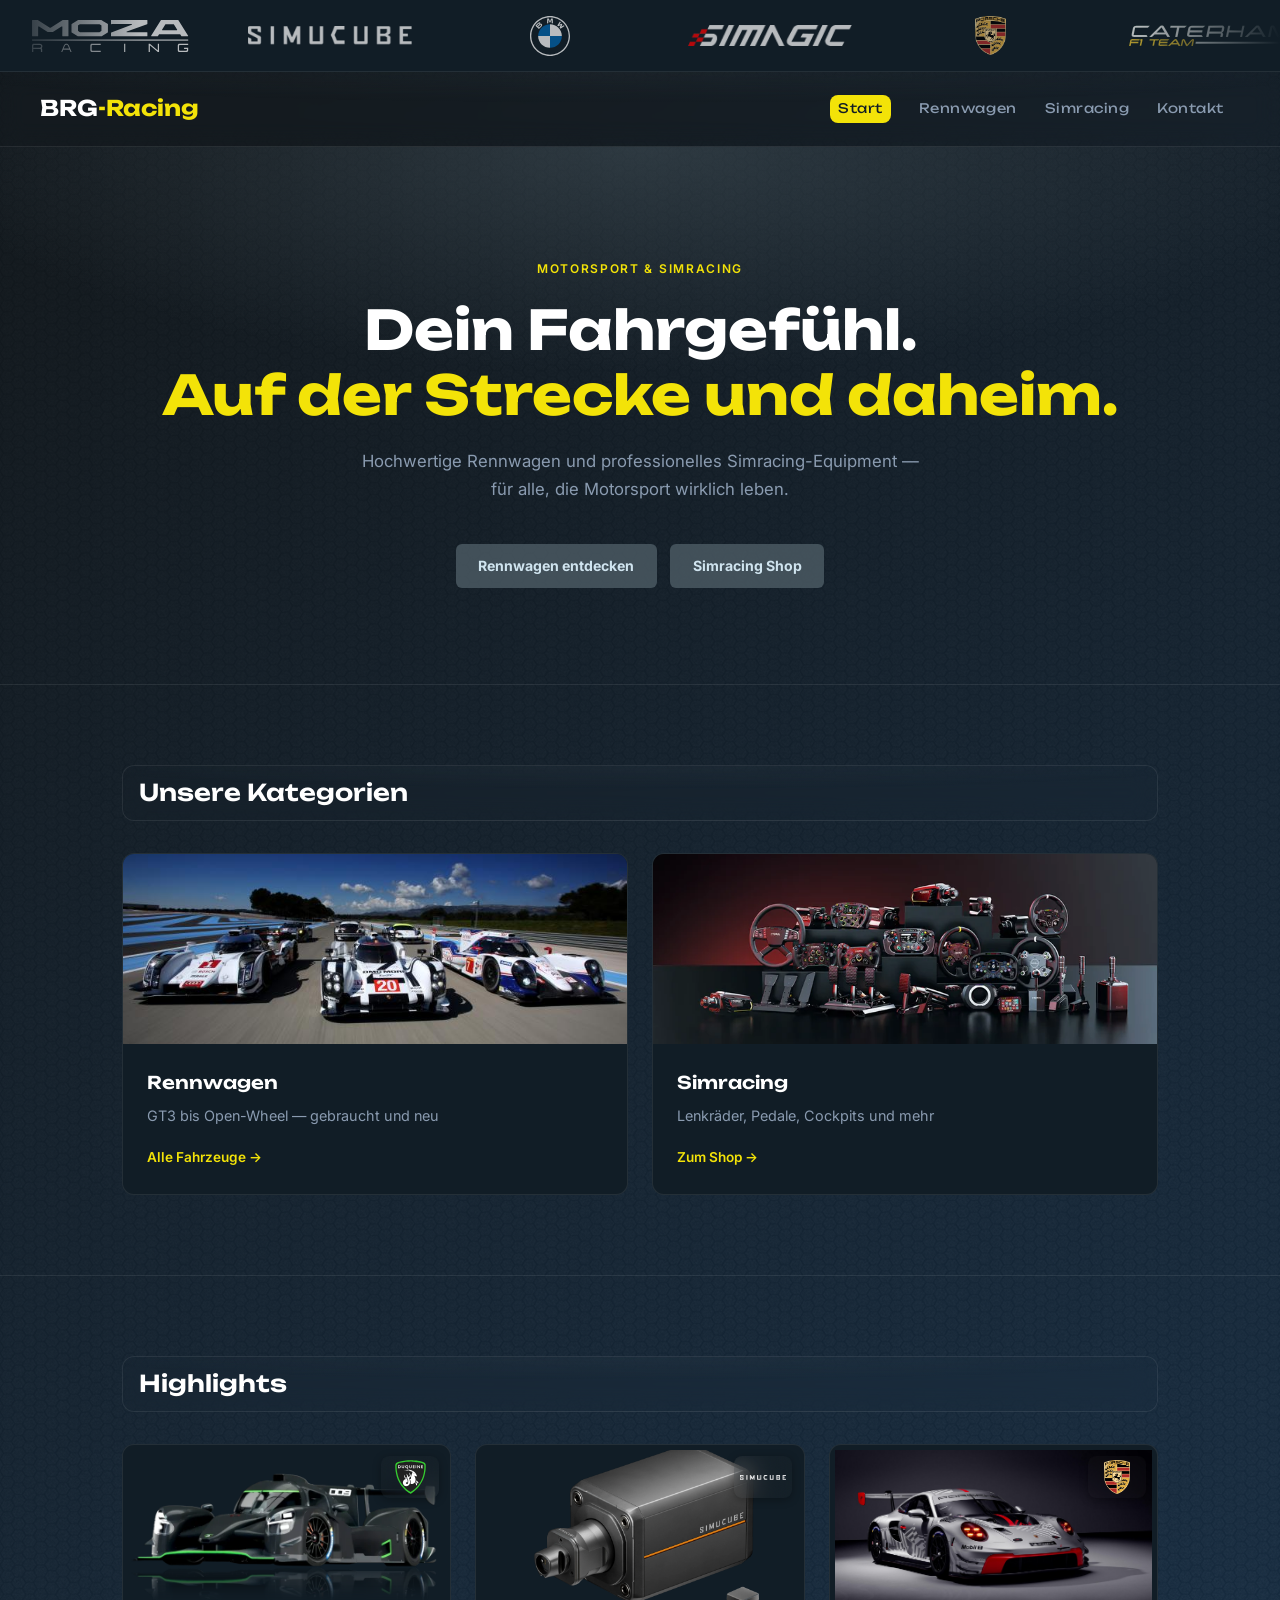
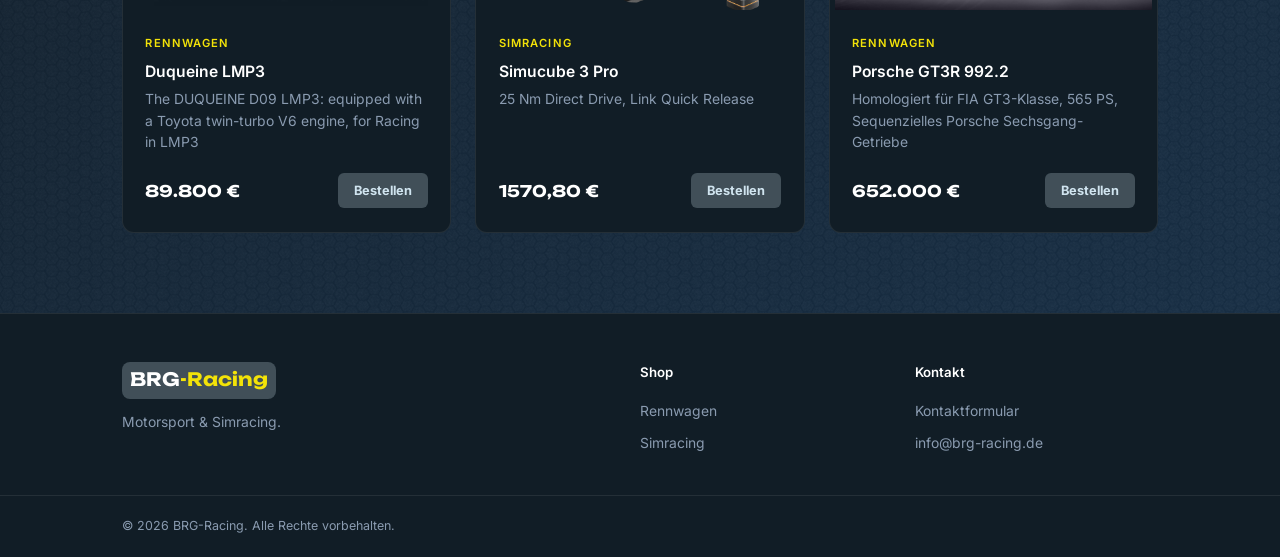
<file: eirikb/index.html>
<!doctype html>
<!-- Startseite: Hero, Kategorie-Übersicht und drei Produkt-Highlights -->
<html lang="de">

<head>
  <meta charset="UTF-8" />
  <meta name="viewport" content="width=device-width, initial-scale=1.0" />
  <title>BRG-Racing | Racecars & Simracing</title>
  <link rel="stylesheet" href="./styles/style-main.css" />
  <!-- Google Fonts: Inter (Text) & Unbounded (Überschriften) -->
  <link rel="preconnect" href="https://fonts.googleapis.com" />
  <link rel="preconnect" href="https://fonts.gstatic.com" crossorigin />
  <link
    href="https://fonts.googleapis.com/css2?family=Inter:ital,opsz,wght@0,14..32,100..900;1,14..32,100..900&family=Unbounded:wght@200..900&display=swap"
    rel="stylesheet" />
</head>

<body>
  <!-- ===== MARKEN-LAUFBAND: scrollt endlos per CSS-Animation (kein JavaScript).
       Rein dekorativ, daher für Screenreader ausgeblendet (aria-hidden). -->
  <div class="marken-band" aria-hidden="true">
    <div class="marken-spur">
      <!-- Logo-Satz 1 (14 Marken) -->
      <div class="marken-slide"><img src="./assets/Simracing/MOZA_Racing_White.svg" alt="" /></div>
      <div class="marken-slide"><img src="./assets/Simracing/Simucube-logo-1.png" alt="" /></div>
      <div class="marken-slide"><img src="./assets/racecars/BMW_White.svg" alt="" /></div>
      <div class="marken-slide"><img src="./assets/Simracing/Simmagic_Red_White_logo.avif" alt="" /></div>
      <div class="marken-slide"><img src="./assets/racecars/Porsche_Symbol_2.webp" alt="" /></div>
      <div class="marken-slide"><img src="./assets/racecars/Caterham_Logo.svg" alt="" /></div>
      <div class="marken-slide"><img src="./assets/racecars/duqueine-logo-28.svg" alt="" /></div>
      <div class="marken-slide"><img src="./assets/Simracing/Heusinkveld_White.webp" alt="" /></div>
      <div class="marken-slide"><img src="./assets/racecars/Renault_White.svg" alt="" /></div>
      <div class="marken-slide"><img src="./assets/Simracing/Ascher_Racing_White.png" alt="" /></div>
      <div class="marken-slide"><img src="./assets/Simracing/ATR_Logo.avif" alt="" /></div>
      <div class="marken-slide"><img src="./assets/racecars/TonyKart_Wordmark.svg" alt="" /></div>
      <div class="marken-slide"><img src="./assets/Simracing/Fanatec_Logo_White.png" alt="" /></div>
      <div class="marken-slide"><img src="./assets/racecars/Ligier_Automotive_White.svg" alt="" /></div>
      <!-- Logo-Satz 2: identische Kopie für die nahtlose Endlosschleife -->
      <div class="marken-slide"><img src="./assets/Simracing/MOZA_Racing_White.svg" alt="" /></div>
      <div class="marken-slide"><img src="./assets/Simracing/Simucube-logo-1.png" alt="" /></div>
      <div class="marken-slide"><img src="./assets/racecars/BMW_White.svg" alt="" /></div>
      <div class="marken-slide"><img src="./assets/Simracing/Simmagic_Red_White_logo.avif" alt="" /></div>
      <div class="marken-slide"><img src="./assets/racecars/Porsche_Symbol_2.webp" alt="" /></div>
      <div class="marken-slide"><img src="./assets/racecars/Caterham_Logo.svg" alt="" /></div>
      <div class="marken-slide"><img src="./assets/racecars/duqueine-logo-28.svg" alt="" /></div>
      <div class="marken-slide"><img src="./assets/Simracing/Heusinkveld_White.webp" alt="" /></div>
      <div class="marken-slide"><img src="./assets/racecars/Renault_White.svg" alt="" /></div>
      <div class="marken-slide"><img src="./assets/Simracing/Ascher_Racing_White.png" alt="" /></div>
      <div class="marken-slide"><img src="./assets/Simracing/ATR_Logo.avif" alt="" /></div>
      <div class="marken-slide"><img src="./assets/racecars/TonyKart_Wordmark.svg" alt="" /></div>
      <div class="marken-slide"><img src="./assets/Simracing/Fanatec_Logo_White.png" alt="" /></div>
      <div class="marken-slide"><img src="./assets/racecars/Ligier_Automotive_White.svg" alt="" /></div>
    </div>
  </div>

  <!-- ===== HEADER ===== -->
  <header>
    <a href="index.html" class="logo">BRG<span>-Racing</span></a>

    <!-- Checkbox steuert das mobile Menü (kein JavaScript) -->
    <input type="checkbox" id="nav-toggle" class="nav-toggle" />
    <label for="nav-toggle" class="hamburger" aria-label="Menü öffnen">
      <span></span>
      <span></span>
      <span></span>
    </label>

    <nav>
      <a href="index.html" class="aktiv">Start</a>
      <a href="./html/racecars.html">Rennwagen</a>
      <a href="./html/simracing.html">Simracing</a>
      <a href="./html/kontakt.html">Kontakt</a>
    </nav>
  </header>

  <!-- ===== HAUPTINHALT ===== -->
  <main>
    <!-- Hero-Bereich: Einstieg und Hauptaussage -->
    <section class="hero">
      <div class="wrapper">
        <p class="hero-label">Motorsport & Simracing</p>
        <h1>
          Dein Fahrgefühl.<br /><span>Auf der Strecke und daheim.</span>
        </h1>
        <p class="hero-text">
          Hochwertige Rennwagen und professionelles Simracing-Equipment — für
          alle, die Motorsport wirklich leben.
        </p>
        <div class="hero-ctas">
          <a href="./html/racecars.html" class="btn">Rennwagen entdecken</a>
          <a href="./html/simracing.html" class="btn btn-ghost">Simracing Shop</a>
        </div>
      </div>
    </section>

    <!-- Kategorie-Übersicht: 2-spaltiges Grid -->
    <section class="kategorien">
      <div class="wrapper">
        <h2>Unsere Kategorien</h2>
        <div class="kat-grid">
          <a href="./html/racecars.html" class="kat-karte">
            <div class="kat-bild rennwagen">
              <img src="../eirikb/assets/racecars/Castellet-Motorsport.jpg" alt="Rennwagen" class="kat-img" />
            </div>
            <div class="kat-info">
              <h3>Rennwagen</h3>
              <p>GT3 bis Open-Wheel — gebraucht und neu</p>
              <span class="pfeil">Alle Fahrzeuge &rarr;</span>
            </div>
          </a>

          <a href="./html/simracing.html" class="kat-karte">
            <div class="kat-bild simracing">
              <img src="../eirikb/assets/Simracing/MOZA_Racing_Racing_Series-Update.webp" alt="Simracing"
                class="kat-img" />
            </div>
            <div class="kat-info">
              <h3>Simracing</h3>
              <p>Lenkräder, Pedale, Cockpits und mehr</p>
              <span class="pfeil">Zum Shop &rarr;</span>
            </div>
          </a>
        </div>
      </div>
    </section>

    <!-- Produkt-Highlights: 3-spaltiges Grid -->
    <section class="highlights">
      <div class="wrapper">
        <h2>Highlights</h2>
        <div class="produkt-grid">
          <!-- Produkt 1 -->
          <article class="produkt-karte">
            <div class="produkt-bild">
              <img src="./assets/racecars/duqueine-lmp3.webp" alt="Duqueine D09 LMP3" class="produkt-img" />
              <div class="produkt-marke">
                <img src="./assets/racecars/duqueine-logo-28.svg" alt="Hersteller-Logo" />
              </div>
            </div>
            <div class="produkt-info">
              <span class="tag">Rennwagen</span>
              <h3>Duqueine LMP3</h3>
              <p>
                The DUQUEINE D09 LMP3: equipped with a Toyota twin-turbo V6
                engine, for Racing in LMP3
              </p>
              <div class="produkt-fuss">
                <strong class="preis">89.800 €</strong>
                <a href="mailto:info@brg-racing.de?subject=Bestellung:%20Duqueine%20D09%20LMP3&body=Guten%20Tag,%0D%0A%0D%0Aich%20m%C3%B6chte%20folgendes%20Produkt%20bestellen:%0D%0A-%20Duqueine%20D09%20LMP3%20(89.800%20%E2%82%AC)%0D%0A%0D%0AName:%0D%0AAdresse:%0D%0ATelefon:%0D%0A"
                  class="btn btn-sm">Bestellen</a>
              </div>
            </div>
          </article>

          <!-- Produkt 2 -->
          <article class="produkt-karte">
            <div class="produkt-bild">
              <img src="./assets/Simracing/SC3PRO-LINK-1.webp" alt="Simucube 3 Pro Wheelbase" class="produkt-img" />
              <div class="produkt-marke">
                <img src="./assets/Simracing/Simucube-logo-1.png" alt="Simucube" />
              </div>
            </div>
            <div class="produkt-info">
              <span class="tag">Simracing</span>
              <h3>Simucube 3 Pro</h3>
              <p>25 Nm Direct Drive, Link Quick Release</p>
              <div class="produkt-fuss">
                <strong class="preis">1570,80 €</strong>
                <a href="mailto:info@brg-racing.de?subject=Bestellung:%20Simucube%203%20Pro&body=Guten%20Tag,%0D%0A%0D%0Aich%20m%C3%B6chte%20folgendes%20Produkt%20bestellen:%0D%0A-%20Simucube%203%20Pro%20(1570,80%20%E2%82%AC)%0D%0A%0D%0AName:%0D%0AAdresse:%0D%0ATelefon:%0D%0A"
                  class="btn btn-sm">Bestellen</a>
              </div>
            </div>
          </article>

          <!-- Produkt 3 -->
          <article class="produkt-karte">
            <div class="produkt-bild">
              <img src="./assets/racecars/porsche-gt3r-992.jpg" alt="Porsche GT3R 992.2" class="produkt-img" />
              <div class="produkt-marke">
                <img src="./assets/racecars/Porsche_Symbol_2.webp" alt="Hersteller-Logo" />
              </div>
            </div>
            <div class="produkt-info">
              <span class="tag">Rennwagen</span>
              <h3>Porsche GT3R 992.2</h3>
              <p>
                Homologiert für FIA GT3-Klasse, 565 PS, Sequenzielles Porsche
                Sechsgang-Getriebe
              </p>
              <div class="produkt-fuss">
                <strong class="preis">652.000 €</strong>
                <a href="mailto:info@brg-racing.de?subject=Bestellung:%20Porsche%20GT3R%20992.2&body=Guten%20Tag,%0D%0A%0D%0Aich%20m%C3%B6chte%20folgendes%20Produkt%20bestellen:%0D%0A-%20Porsche%20GT3R%20992.2%20(652.000%20%E2%82%AC)%0D%0A%0D%0AName:%0D%0AAdresse:%0D%0ATelefon:%0D%0A"
                  class="btn btn-sm">Bestellen</a>
              </div>
            </div>
          </article>
        </div>
      </div>
    </section>
  </main>

  <!-- ===== FOOTER ===== -->
  <footer>
    <!-- Footer-Grid: Info | Shop-Links | Kontakt-Links -->
    <div class="footer-grid wrapper">
      <div class="footer-brand">
        <p class="logo-text">BRG<span>-Racing</span></p>
        <p class="footer-desc">Motorsport & Simracing.</p>
      </div>

      <nav class="footer-nav">
        <strong>Shop</strong>
        <a href="./html/racecars.html">Rennwagen</a>
        <a href="./html/simracing.html">Simracing</a>
      </nav>

      <nav class="footer-nav">
        <strong>Kontakt</strong>
        <a href="./html/kontakt.html">Kontaktformular</a>
        <a href="mailto:info@brg-racing.de">info@brg-racing.de</a>
      </nav>
    </div>

    <div class="footer-bottom">
      <div class="wrapper">
        <p>&copy; 2026 BRG-Racing. Alle Rechte vorbehalten.</p>
      </div>
    </div>
  </footer>
</body>

</html>
</file>
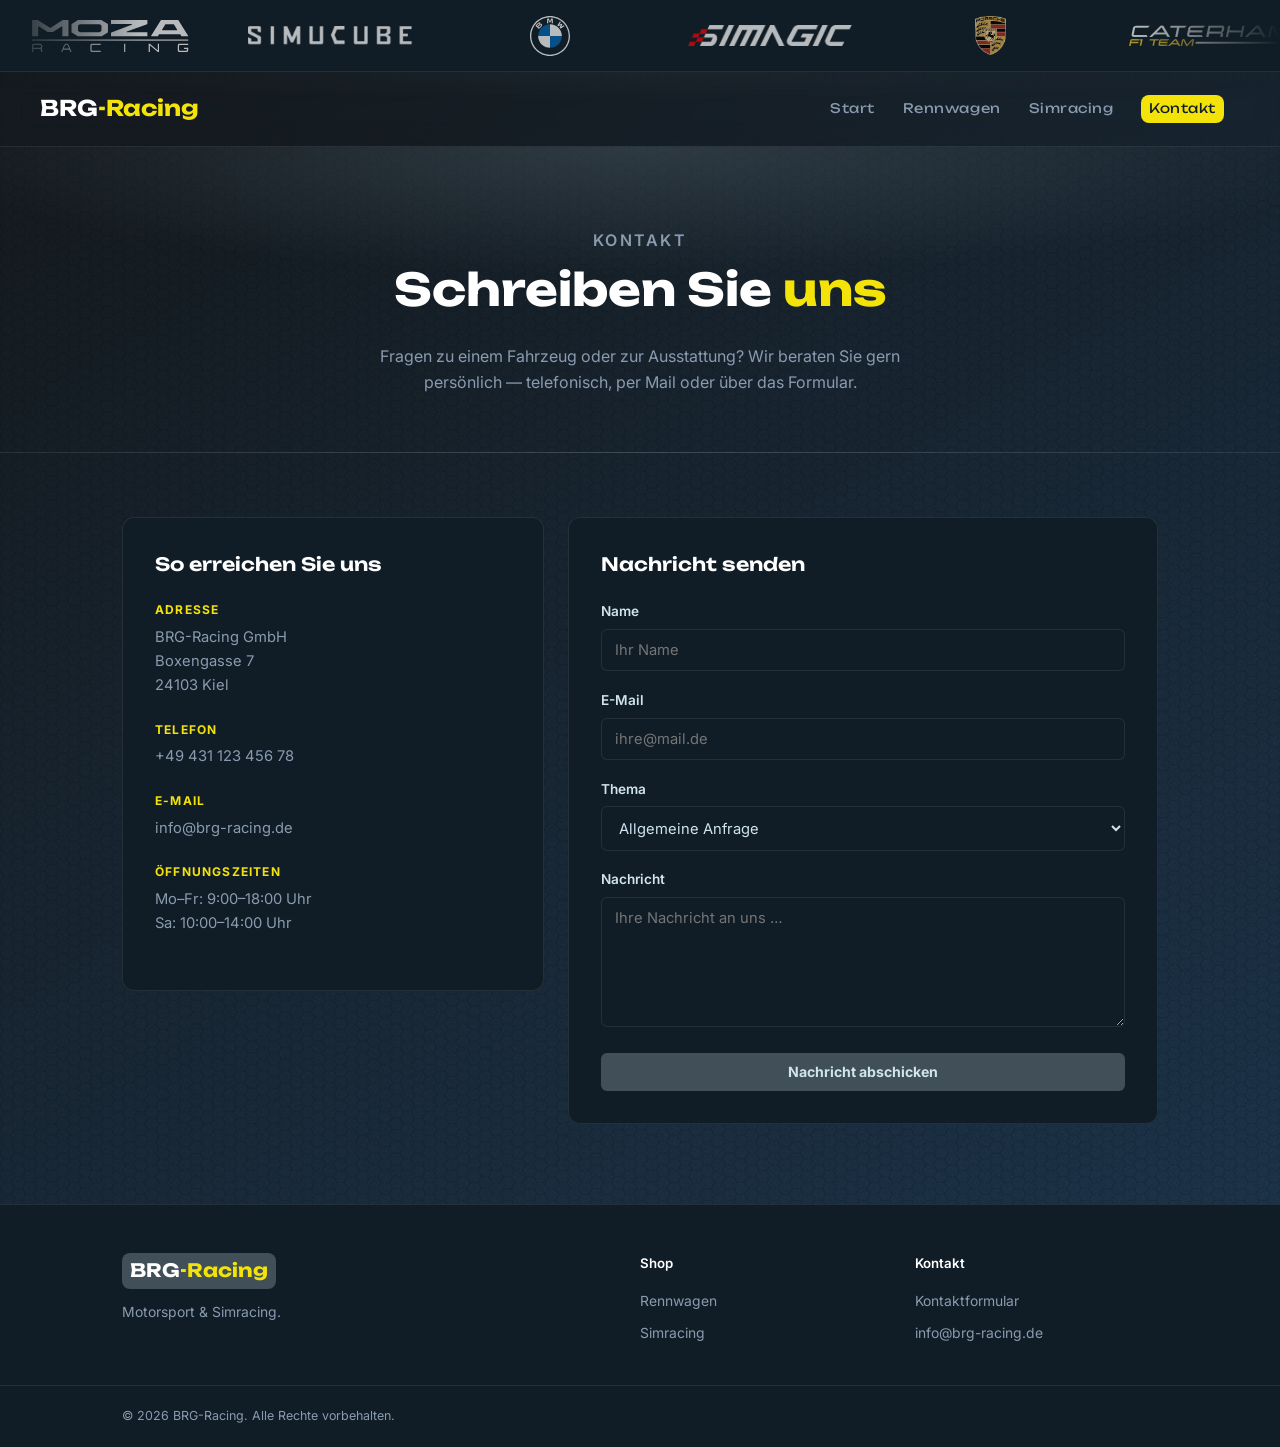
<file: eirikb/html/kontakt.html>
<!doctype html>
<!-- Kontaktseite: Kontaktdaten (Adresse, Telefon, Mail) und Formular per mailto -->
<html lang="de">
  <head>
    <meta charset="UTF-8" />
    <meta name="viewport" content="width=device-width, initial-scale=1.0" />
    <title>BRG-Racing | Kontakt</title>
    <link rel="stylesheet" href="../styles/style-main.css" />
    <!-- Google Fonts: Inter (Text) & Unbounded (Überschriften) -->
    <link rel="preconnect" href="https://fonts.googleapis.com" />
    <link rel="preconnect" href="https://fonts.gstatic.com" crossorigin />
    <link
      href="https://fonts.googleapis.com/css2?family=Inter:ital,opsz,wght@0,14..32,100..900;1,14..32,100..900&family=Unbounded:wght@200..900&display=swap"
      rel="stylesheet"
    />
  </head>
  <body>
    <!-- ===== MARKEN-LAUFBAND: scrollt endlos per CSS-Animation (kein JavaScript).
         Rein dekorativ, daher für Screenreader ausgeblendet (aria-hidden). -->
    <div class="marken-band" aria-hidden="true">
      <div class="marken-spur">
        <!-- Logo-Satz 1 (14 Marken) -->
        <div class="marken-slide"><img src="../assets/Simracing/MOZA_Racing_White.svg" alt="" /></div>
        <div class="marken-slide"><img src="../assets/Simracing/Simucube-logo-1.png" alt="" /></div>
        <div class="marken-slide"><img src="../assets/racecars/BMW_White.svg" alt="" /></div>
        <div class="marken-slide"><img src="../assets/Simracing/Simmagic_Red_White_logo.avif" alt="" /></div>
        <div class="marken-slide"><img src="../assets/racecars/Porsche_Symbol_2.webp" alt="" /></div>
        <div class="marken-slide"><img src="../assets/racecars/Caterham_Logo.svg" alt="" /></div>
        <div class="marken-slide"><img src="../assets/racecars/duqueine-logo-28.svg" alt="" /></div>
        <div class="marken-slide"><img src="../assets/Simracing/Heusinkveld_White.webp" alt="" /></div>
        <div class="marken-slide"><img src="../assets/racecars/Renault_White.svg" alt="" /></div>
        <div class="marken-slide"><img src="../assets/Simracing/Ascher_Racing_White.png" alt="" /></div>
        <div class="marken-slide"><img src="../assets/Simracing/ATR_Logo.avif" alt="" /></div>
        <div class="marken-slide"><img src="../assets/racecars/TonyKart_Wordmark.svg" alt="" /></div>
        <div class="marken-slide"><img src="../assets/Simracing/Fanatec_Logo_White.png" alt="" /></div>
        <div class="marken-slide"><img src="../assets/racecars/Ligier_Automotive_White.svg" alt="" /></div>
        <!-- Logo-Satz 2: identische Kopie für die nahtlose Endlosschleife -->
        <div class="marken-slide"><img src="../assets/Simracing/MOZA_Racing_White.svg" alt="" /></div>
        <div class="marken-slide"><img src="../assets/Simracing/Simucube-logo-1.png" alt="" /></div>
        <div class="marken-slide"><img src="../assets/racecars/BMW_White.svg" alt="" /></div>
        <div class="marken-slide"><img src="../assets/Simracing/Simmagic_Red_White_logo.avif" alt="" /></div>
        <div class="marken-slide"><img src="../assets/racecars/Porsche_Symbol_2.webp" alt="" /></div>
        <div class="marken-slide"><img src="../assets/racecars/Caterham_Logo.svg" alt="" /></div>
        <div class="marken-slide"><img src="../assets/racecars/duqueine-logo-28.svg" alt="" /></div>
        <div class="marken-slide"><img src="../assets/Simracing/Heusinkveld_White.webp" alt="" /></div>
        <div class="marken-slide"><img src="../assets/racecars/Renault_White.svg" alt="" /></div>
        <div class="marken-slide"><img src="../assets/Simracing/Ascher_Racing_White.png" alt="" /></div>
        <div class="marken-slide"><img src="../assets/Simracing/ATR_Logo.avif" alt="" /></div>
        <div class="marken-slide"><img src="../assets/racecars/TonyKart_Wordmark.svg" alt="" /></div>
        <div class="marken-slide"><img src="../assets/Simracing/Fanatec_Logo_White.png" alt="" /></div>
        <div class="marken-slide"><img src="../assets/racecars/Ligier_Automotive_White.svg" alt="" /></div>
      </div>
    </div>

    <!-- ===== HEADER ===== -->
    <header>
      <a href="../index.html" class="logo">BRG<span>-Racing</span></a>

      <!-- Checkbox steuert das mobile Menü (kein JavaScript) -->
      <input type="checkbox" id="nav-toggle" class="nav-toggle" />
      <label for="nav-toggle" class="hamburger" aria-label="Menü öffnen">
        <span></span>
        <span></span>
        <span></span>
      </label>

      <nav>
        <a href="../index.html">Start</a>
        <a href="racecars.html">Rennwagen</a>
        <a href="simracing.html">Simracing</a>
        <a href="kontakt.html" class="aktiv">Kontakt</a>
      </nav>
    </header>

    <!-- ===== HAUPTINHALT ===== -->
    <main>
      <!-- Kopfbereich der Seite -->
      <section class="seiten-kopf">
        <div class="wrapper">
          <p class="hero-label">Kontakt</p>
          <h1>Schreiben Sie <span>uns</span></h1>
          <p>
            Fragen zu einem Fahrzeug oder zur Ausstattung? Wir beraten Sie gern
            persönlich — telefonisch, per Mail oder über das Formular.
          </p>
        </div>
      </section>

      <!-- Kontaktbereich: Info-Spalte + Formular -->
      <section class="kontakt">
        <div class="wrapper">
          <div class="kontakt-grid">
            <!-- Linke Spalte: Kontaktdaten -->
            <div class="kontakt-info">
              <h2>So erreichen Sie uns</h2>

              <div class="kontakt-eintrag">
                <strong>Adresse</strong>
                <p>BRG-Racing GmbH<br />Boxengasse 7<br />24103 Kiel</p>
              </div>

              <div class="kontakt-eintrag">
                <strong>Telefon</strong>
                <p><a href="tel:+4943112345678">+49 431 123 456 78</a></p>
              </div>

              <div class="kontakt-eintrag">
                <strong>E-Mail</strong>
                <p>
                  <a href="mailto:info@brg-racing.de">info@brg-racing.de</a>
                </p>
              </div>

              <div class="kontakt-eintrag">
                <strong>Öffnungszeiten</strong>
                <p>Mo–Fr: 9:00–18:00 Uhr<br />Sa: 10:00–14:00 Uhr</p>
              </div>
            </div>

            <!-- Rechte Spalte: Formular verschickt per mailto (kein JavaScript) -->
            <div class="kontakt-formular">
              <h2>Nachricht senden</h2>

              <!-- Das Formular öffnet das E-Mail-Programm des Besuchers.
                   enctype="text/plain" sorgt für eine lesbare Mail. -->
              <form
                action="mailto:info@brg-racing.de"
                method="post"
                enctype="text/plain"
              >
                <div class="formular-feld">
                  <label for="name">Name</label>
                  <input
                    type="text"
                    id="name"
                    name="Name"
                    placeholder="Ihr Name"
                    required
                  />
                </div>

                <div class="formular-feld">
                  <label for="email">E-Mail</label>
                  <input
                    type="email"
                    id="email"
                    name="E-Mail"
                    placeholder="ihre@mail.de"
                    required
                  />
                </div>

                <div class="formular-feld">
                  <label for="thema">Thema</label>
                  <select id="thema" name="Thema">
                    <option>Allgemeine Anfrage</option>
                    <option>Rennwagen</option>
                    <option>Simracing</option>
                    <option>Bestellung</option>
                    <option>Sonstiges</option>
                  </select>
                </div>

                <div class="formular-feld">
                  <label for="nachricht">Nachricht</label>
                  <textarea
                    id="nachricht"
                    name="Nachricht"
                    placeholder="Ihre Nachricht an uns …"
                    required
                  ></textarea>
                </div>

                <button type="submit" class="btn">Nachricht abschicken</button>
              </form>
            </div>
          </div>
        </div>
      </section>
    </main>

    <!-- ===== FOOTER ===== -->
    <footer>
      <!-- Footer-Grid: Info | Shop-Links | Kontakt-Links -->
      <div class="footer-grid wrapper">
        <div class="footer-brand">
          <p class="logo-text">BRG<span>-Racing</span></p>
          <p class="footer-desc">Motorsport &amp; Simracing.</p>
        </div>

        <nav class="footer-nav">
          <strong>Shop</strong>
          <a href="racecars.html">Rennwagen</a>
          <a href="simracing.html">Simracing</a>
        </nav>

        <nav class="footer-nav">
          <strong>Kontakt</strong>
          <a href="kontakt.html">Kontaktformular</a>
          <a href="mailto:info@brg-racing.de">info@brg-racing.de</a>
        </nav>
      </div>

      <div class="footer-bottom">
        <div class="wrapper">
          <p>&copy; 2026 BRG-Racing. Alle Rechte vorbehalten.</p>
        </div>
      </div>
    </footer>
  </body>
</html>
</file>
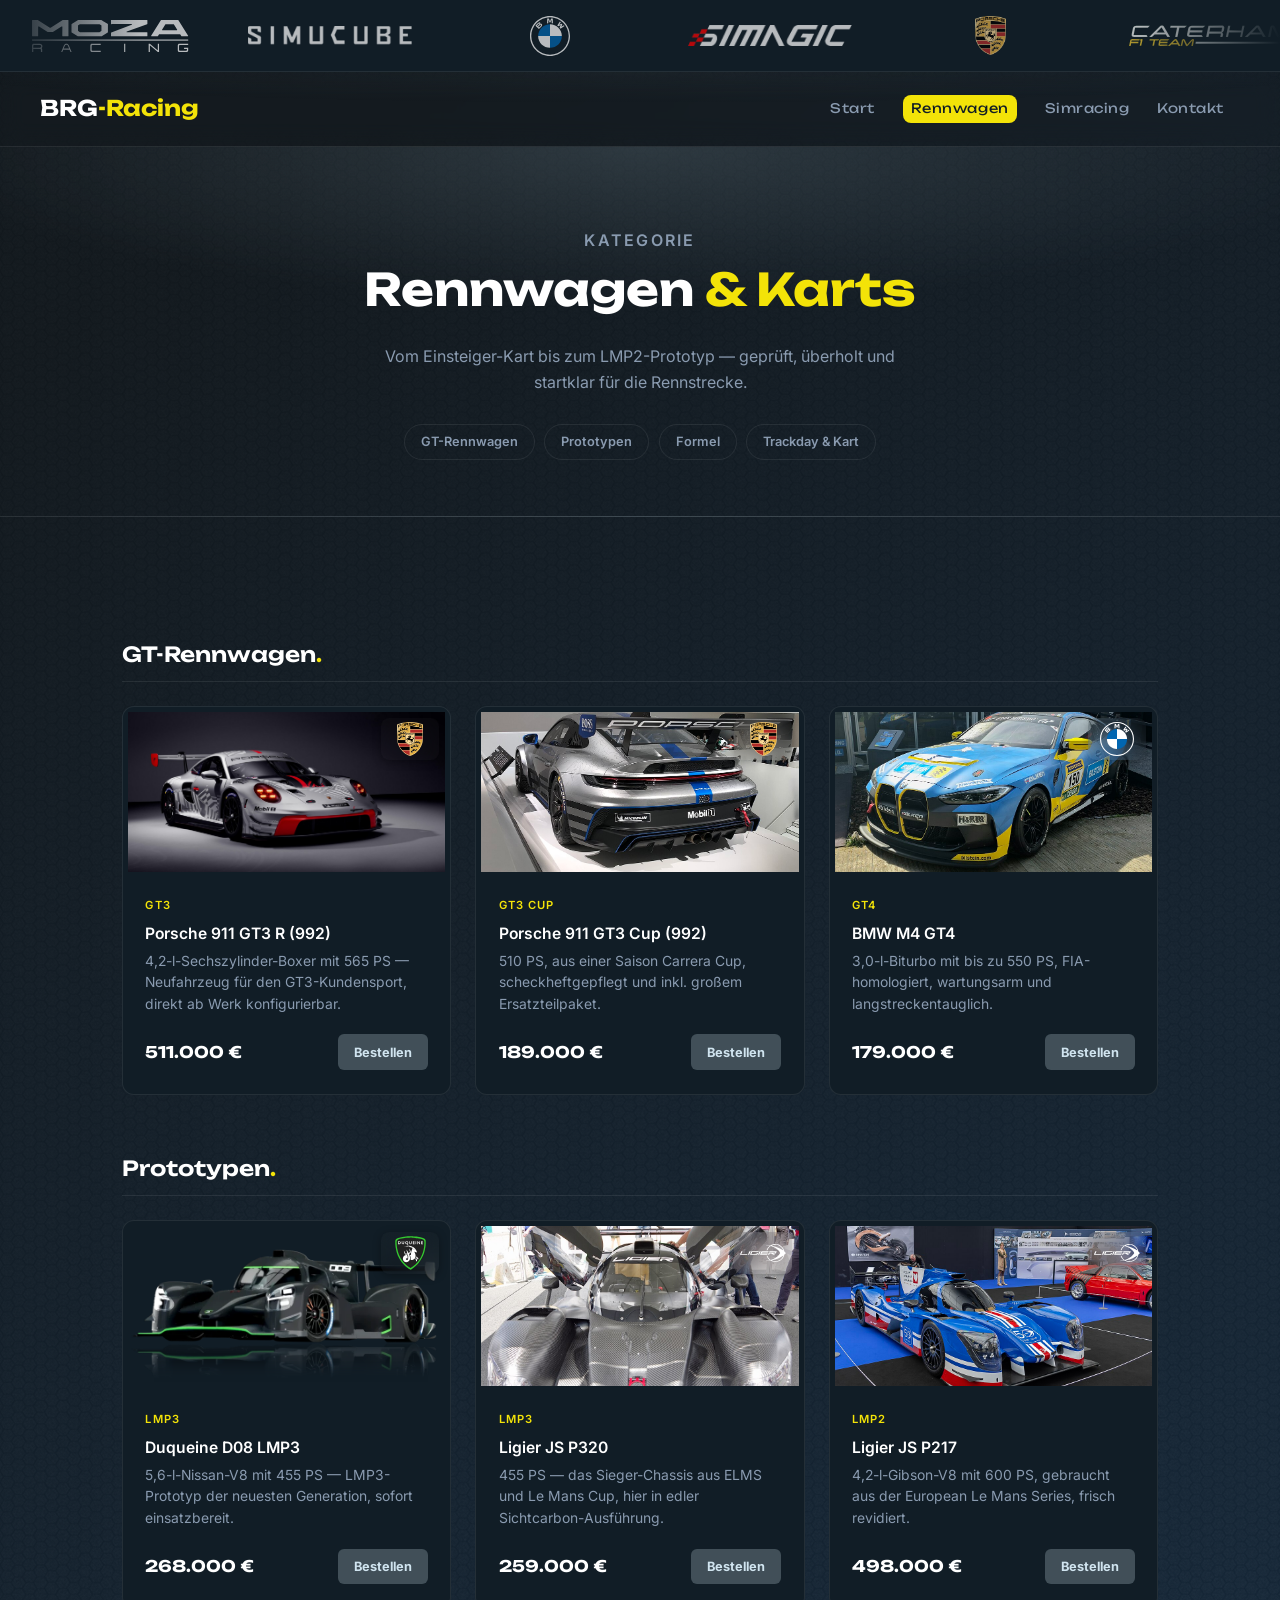
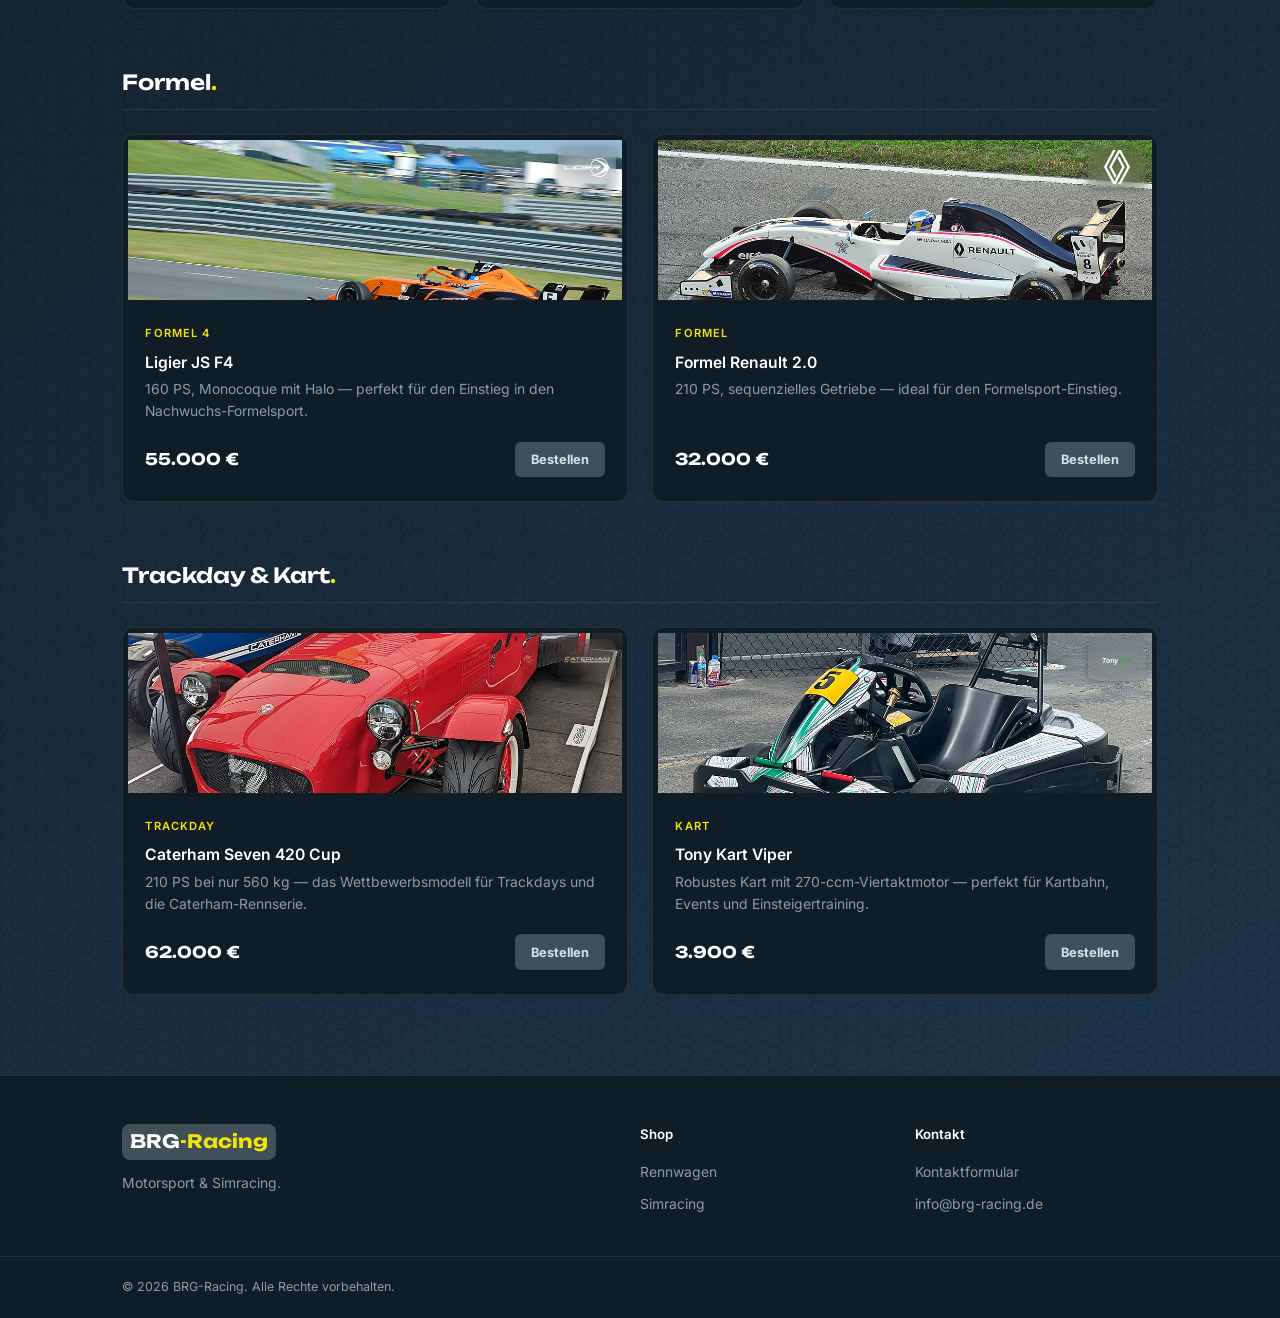
<file: eirikb/html/racecars.html>
<!doctype html>
<!-- Kategorieseite Rennwagen: Produkte in den Unterkategorien
     GT-Rennwagen, Prototypen, Formel und Trackday & Kart; Bestellung per mailto-Link -->
<html lang="de">
  <head>
    <meta charset="UTF-8" />
    <meta name="viewport" content="width=device-width, initial-scale=1.0" />
    <title>BRG-Racing | Rennwagen</title>
    <link rel="stylesheet" href="../styles/style-main.css" />
    <!-- Google Fonts: Inter (Text) & Unbounded (Überschriften) -->
    <link rel="preconnect" href="https://fonts.googleapis.com" />
    <link rel="preconnect" href="https://fonts.gstatic.com" crossorigin />
    <link
      href="https://fonts.googleapis.com/css2?family=Inter:ital,opsz,wght@0,14..32,100..900;1,14..32,100..900&family=Unbounded:wght@200..900&display=swap"
      rel="stylesheet"
    />
  </head>
  <body>
    <!-- ===== MARKEN-LAUFBAND: scrollt endlos per CSS-Animation (kein JavaScript).
         Rein dekorativ, daher für Screenreader ausgeblendet (aria-hidden). -->
    <div class="marken-band" aria-hidden="true">
      <div class="marken-spur">
        <!-- Logo-Satz 1 (14 Marken) -->
        <div class="marken-slide"><img src="../assets/Simracing/MOZA_Racing_White.svg" alt="" /></div>
        <div class="marken-slide"><img src="../assets/Simracing/Simucube-logo-1.png" alt="" /></div>
        <div class="marken-slide"><img src="../assets/racecars/BMW_White.svg" alt="" /></div>
        <div class="marken-slide"><img src="../assets/Simracing/Simmagic_Red_White_logo.avif" alt="" /></div>
        <div class="marken-slide"><img src="../assets/racecars/Porsche_Symbol_2.webp" alt="" /></div>
        <div class="marken-slide"><img src="../assets/racecars/Caterham_Logo.svg" alt="" /></div>
        <div class="marken-slide"><img src="../assets/racecars/duqueine-logo-28.svg" alt="" /></div>
        <div class="marken-slide"><img src="../assets/Simracing/Heusinkveld_White.webp" alt="" /></div>
        <div class="marken-slide"><img src="../assets/racecars/Renault_White.svg" alt="" /></div>
        <div class="marken-slide"><img src="../assets/Simracing/Ascher_Racing_White.png" alt="" /></div>
        <div class="marken-slide"><img src="../assets/Simracing/ATR_Logo.avif" alt="" /></div>
        <div class="marken-slide"><img src="../assets/racecars/TonyKart_Wordmark.svg" alt="" /></div>
        <div class="marken-slide"><img src="../assets/Simracing/Fanatec_Logo_White.png" alt="" /></div>
        <div class="marken-slide"><img src="../assets/racecars/Ligier_Automotive_White.svg" alt="" /></div>
        <!-- Logo-Satz 2: identische Kopie für die nahtlose Endlosschleife -->
        <div class="marken-slide"><img src="../assets/Simracing/MOZA_Racing_White.svg" alt="" /></div>
        <div class="marken-slide"><img src="../assets/Simracing/Simucube-logo-1.png" alt="" /></div>
        <div class="marken-slide"><img src="../assets/racecars/BMW_White.svg" alt="" /></div>
        <div class="marken-slide"><img src="../assets/Simracing/Simmagic_Red_White_logo.avif" alt="" /></div>
        <div class="marken-slide"><img src="../assets/racecars/Porsche_Symbol_2.webp" alt="" /></div>
        <div class="marken-slide"><img src="../assets/racecars/Caterham_Logo.svg" alt="" /></div>
        <div class="marken-slide"><img src="../assets/racecars/duqueine-logo-28.svg" alt="" /></div>
        <div class="marken-slide"><img src="../assets/Simracing/Heusinkveld_White.webp" alt="" /></div>
        <div class="marken-slide"><img src="../assets/racecars/Renault_White.svg" alt="" /></div>
        <div class="marken-slide"><img src="../assets/Simracing/Ascher_Racing_White.png" alt="" /></div>
        <div class="marken-slide"><img src="../assets/Simracing/ATR_Logo.avif" alt="" /></div>
        <div class="marken-slide"><img src="../assets/racecars/TonyKart_Wordmark.svg" alt="" /></div>
        <div class="marken-slide"><img src="../assets/Simracing/Fanatec_Logo_White.png" alt="" /></div>
        <div class="marken-slide"><img src="../assets/racecars/Ligier_Automotive_White.svg" alt="" /></div>
      </div>
    </div>

    <!-- ===== HEADER ===== -->
    <header>
      <a href="../index.html" class="logo">BRG<span>-Racing</span></a>

      <!-- Checkbox steuert das mobile Menü (kein JavaScript) -->
      <input type="checkbox" id="nav-toggle" class="nav-toggle" />
      <label for="nav-toggle" class="hamburger" aria-label="Menü öffnen">
        <span></span>
        <span></span>
        <span></span>
      </label>

      <nav>
        <a href="../index.html">Start</a>
        <a href="racecars.html" class="aktiv">Rennwagen</a>
        <a href="simracing.html">Simracing</a>
        <a href="kontakt.html">Kontakt</a>
      </nav>
    </header>

    <!-- ===== HAUPTINHALT ===== -->
    <main>
      <!-- Kopfbereich der Kategorie -->
      <section class="seiten-kopf">
        <div class="wrapper">
          <p class="hero-label">Kategorie</p>
          <h1>Rennwagen <span>&amp; Karts</span></h1>
          <p>
            Vom Einsteiger-Kart bis zum LMP2-Prototyp — geprüft, überholt und
            startklar für die Rennstrecke.
          </p>

          <!-- Unterkategorien als Sprungmarken -->
          <nav class="sub-nav">
            <a href="#gt">GT-Rennwagen</a>
            <a href="#prototypen">Prototypen</a>
            <a href="#formel">Formel</a>
            <a href="#trackday">Trackday &amp; Kart</a>
          </nav>
        </div>
      </section>

      <!-- Produktliste, nach Unterkategorien gegliedert.
           Produktfotos: eigene Assets sowie Wikimedia Commons (frei lizenziert):
           bmw-m4-gt4.jpg, porsche-992-cup.jpg, ligier-jsp320.jpg, ligier-jsp217.jpg,
           ligier-jsf4.jpg, formel-renault.jpg, caterham-420-cup.jpg, tony-kart-viper.jpg -->
      <section class="produkt-liste">
        <div class="wrapper">
          <!-- ===== Unterkategorie: GT-Rennwagen ===== -->
          <div class="unterkategorie" id="gt">
            <h2 class="kat-titel">GT-Rennwagen<span>.</span></h2>
            <div class="produkt-grid">
              <article class="produkt-karte">
                <div class="produkt-bild">
                  <img src="../assets/racecars/porsche-gt3r-992.jpg" alt="Porsche 911 GT3 R (992)" class="produkt-img" />
                  <div class="produkt-marke">
                    <img src="../assets/racecars/Porsche_Symbol_2.webp" alt="Porsche" />
                  </div>
                </div>
                <div class="produkt-info">
                  <span class="tag">GT3</span>
                  <h3>Porsche 911 GT3 R (992)</h3>
                  <p>
                    4,2-l-Sechszylinder-Boxer mit 565 PS — Neufahrzeug für den
                    GT3-Kundensport, direkt ab Werk konfigurierbar.
                  </p>
                  <div class="produkt-fuss">
                    <strong class="preis">511.000 €</strong>
                    <a href="mailto:info@brg-racing.de?subject=Bestellung:%20Porsche%20911%20GT3%20R%20(992)&body=Guten%20Tag,%0D%0A%0D%0Aich%20m%C3%B6chte%20folgendes%20Produkt%20bestellen:%0D%0A-%20Porsche%20911%20GT3%20R%20(992)%20(511.000%20%E2%82%AC)%0D%0A%0D%0AName:%0D%0AAdresse:%0D%0ATelefon:%0D%0A"
                      class="btn btn-sm">Bestellen</a>
                  </div>
                </div>
              </article>

              <article class="produkt-karte">
                <div class="produkt-bild">
                  <img src="../assets/racecars/porsche-992-cup.jpg" alt="Porsche 911 GT3 Cup (992)" class="produkt-img" />
                  <div class="produkt-marke">
                    <img src="../assets/racecars/Porsche_Symbol_2.webp" alt="Porsche" />
                  </div>
                </div>
                <div class="produkt-info">
                  <span class="tag">GT3 Cup</span>
                  <h3>Porsche 911 GT3 Cup (992)</h3>
                  <p>
                    510 PS, aus einer Saison Carrera Cup, scheckheftgepflegt
                    und inkl. großem Ersatzteilpaket.
                  </p>
                  <div class="produkt-fuss">
                    <strong class="preis">189.000 €</strong>
                    <a href="mailto:info@brg-racing.de?subject=Bestellung:%20Porsche%20911%20GT3%20Cup%20(992)&body=Guten%20Tag,%0D%0A%0D%0Aich%20m%C3%B6chte%20folgendes%20Produkt%20bestellen:%0D%0A-%20Porsche%20911%20GT3%20Cup%20(992)%20(189.000%20%E2%82%AC)%0D%0A%0D%0AName:%0D%0AAdresse:%0D%0ATelefon:%0D%0A"
                      class="btn btn-sm">Bestellen</a>
                  </div>
                </div>
              </article>

              <article class="produkt-karte">
                <div class="produkt-bild">
                  <img src="../assets/racecars/bmw-m4-gt4.jpg" alt="BMW M4 GT4" class="produkt-img" />
                  <div class="produkt-marke">
                    <img src="../assets/racecars/BMW_White.svg" alt="BMW" />
                  </div>
                </div>
                <div class="produkt-info">
                  <span class="tag">GT4</span>
                  <h3>BMW M4 GT4</h3>
                  <p>
                    3,0-l-Biturbo mit bis zu 550 PS, FIA-homologiert,
                    wartungsarm und langstreckentauglich.
                  </p>
                  <div class="produkt-fuss">
                    <strong class="preis">179.000 €</strong>
                    <a href="mailto:info@brg-racing.de?subject=Bestellung:%20BMW%20M4%20GT4&body=Guten%20Tag,%0D%0A%0D%0Aich%20m%C3%B6chte%20folgendes%20Produkt%20bestellen:%0D%0A-%20BMW%20M4%20GT4%20(179.000%20%E2%82%AC)%0D%0A%0D%0AName:%0D%0AAdresse:%0D%0ATelefon:%0D%0A"
                      class="btn btn-sm">Bestellen</a>
                  </div>
                </div>
              </article>
            </div>
          </div>

          <!-- ===== Unterkategorie: Prototypen ===== -->
          <div class="unterkategorie" id="prototypen">
            <h2 class="kat-titel">Prototypen<span>.</span></h2>
            <div class="produkt-grid">
              <article class="produkt-karte">
                <div class="produkt-bild">
                  <img src="../assets/racecars/duqueine-lmp3.webp" alt="Duqueine D08 LMP3" class="produkt-img" />
                  <div class="produkt-marke">
                    <img src="../assets/racecars/duqueine-logo-28.svg" alt="Duqueine" />
                  </div>
                </div>
                <div class="produkt-info">
                  <span class="tag">LMP3</span>
                  <h3>Duqueine D08 LMP3</h3>
                  <p>
                    5,6-l-Nissan-V8 mit 455 PS — LMP3-Prototyp der neuesten
                    Generation, sofort einsatzbereit.
                  </p>
                  <div class="produkt-fuss">
                    <strong class="preis">268.000 €</strong>
                    <a href="mailto:info@brg-racing.de?subject=Bestellung:%20Duqueine%20D08%20LMP3&body=Guten%20Tag,%0D%0A%0D%0Aich%20m%C3%B6chte%20folgendes%20Produkt%20bestellen:%0D%0A-%20Duqueine%20D08%20LMP3%20(268.000%20%E2%82%AC)%0D%0A%0D%0AName:%0D%0AAdresse:%0D%0ATelefon:%0D%0A"
                      class="btn btn-sm">Bestellen</a>
                  </div>
                </div>
              </article>

              <article class="produkt-karte">
                <div class="produkt-bild">
                  <img src="../assets/racecars/ligier-jsp320.jpg" alt="Ligier JS P320 in Sichtcarbon" class="produkt-img" />
                  <div class="produkt-marke">
                    <img src="../assets/racecars/Ligier_Automotive_White.svg" alt="Ligier" />
                  </div>
                </div>
                <div class="produkt-info">
                  <span class="tag">LMP3</span>
                  <h3>Ligier JS P320</h3>
                  <p>
                    455 PS — das Sieger-Chassis aus ELMS und Le Mans Cup, hier
                    in edler Sichtcarbon-Ausführung.
                  </p>
                  <div class="produkt-fuss">
                    <strong class="preis">259.000 €</strong>
                    <a href="mailto:info@brg-racing.de?subject=Bestellung:%20Ligier%20JS%20P320&body=Guten%20Tag,%0D%0A%0D%0Aich%20m%C3%B6chte%20folgendes%20Produkt%20bestellen:%0D%0A-%20Ligier%20JS%20P320%20(259.000%20%E2%82%AC)%0D%0A%0D%0AName:%0D%0AAdresse:%0D%0ATelefon:%0D%0A"
                      class="btn btn-sm">Bestellen</a>
                  </div>
                </div>
              </article>

              <article class="produkt-karte">
                <div class="produkt-bild">
                  <img src="../assets/racecars/ligier-jsp217.jpg" alt="Ligier JS P217 LMP2" class="produkt-img" />
                  <div class="produkt-marke">
                    <img src="../assets/racecars/Ligier_Automotive_White.svg" alt="Ligier" />
                  </div>
                </div>
                <div class="produkt-info">
                  <span class="tag">LMP2</span>
                  <h3>Ligier JS P217</h3>
                  <p>
                    4,2-l-Gibson-V8 mit 600 PS, gebraucht aus der European Le
                    Mans Series, frisch revidiert.
                  </p>
                  <div class="produkt-fuss">
                    <strong class="preis">498.000 €</strong>
                    <a href="mailto:info@brg-racing.de?subject=Bestellung:%20Ligier%20JS%20P217&body=Guten%20Tag,%0D%0A%0D%0Aich%20m%C3%B6chte%20folgendes%20Produkt%20bestellen:%0D%0A-%20Ligier%20JS%20P217%20(498.000%20%E2%82%AC)%0D%0A%0D%0AName:%0D%0AAdresse:%0D%0ATelefon:%0D%0A"
                      class="btn btn-sm">Bestellen</a>
                  </div>
                </div>
              </article>
            </div>
          </div>

          <!-- ===== Unterkategorie: Formel ===== -->
          <div class="unterkategorie" id="formel">
            <h2 class="kat-titel">Formel<span>.</span></h2>
            <div class="produkt-grid">
              <article class="produkt-karte">
                <div class="produkt-bild">
                  <img src="../assets/racecars/ligier-jsf4.jpg" alt="Ligier JS F4 Formelwagen" class="produkt-img" />
                  <div class="produkt-marke">
                    <img src="../assets/racecars/Ligier_Automotive_White.svg" alt="Ligier" />
                  </div>
                </div>
                <div class="produkt-info">
                  <span class="tag">Formel 4</span>
                  <h3>Ligier JS F4</h3>
                  <p>
                    160 PS, Monocoque mit Halo — perfekt für den Einstieg in
                    den Nachwuchs-Formelsport.
                  </p>
                  <div class="produkt-fuss">
                    <strong class="preis">55.000 €</strong>
                    <a href="mailto:info@brg-racing.de?subject=Bestellung:%20Ligier%20JS%20F4&body=Guten%20Tag,%0D%0A%0D%0Aich%20m%C3%B6chte%20folgendes%20Produkt%20bestellen:%0D%0A-%20Ligier%20JS%20F4%20(55.000%20%E2%82%AC)%0D%0A%0D%0AName:%0D%0AAdresse:%0D%0ATelefon:%0D%0A"
                      class="btn btn-sm">Bestellen</a>
                  </div>
                </div>
              </article>

              <article class="produkt-karte">
                <div class="produkt-bild">
                  <img src="../assets/racecars/formel-renault.jpg" alt="Formel Renault 2.0" class="produkt-img" />
                  <div class="produkt-marke">
                    <img src="../assets/racecars/Renault_White.svg" alt="Renault" />
                  </div>
                </div>
                <div class="produkt-info">
                  <span class="tag">Formel</span>
                  <h3>Formel Renault 2.0</h3>
                  <p>
                    210 PS, sequenzielles Getriebe — ideal für den
                    Formelsport-Einstieg.
                  </p>
                  <div class="produkt-fuss">
                    <strong class="preis">32.000 €</strong>
                    <a href="mailto:info@brg-racing.de?subject=Bestellung:%20Formel%20Renault%202.0&body=Guten%20Tag,%0D%0A%0D%0Aich%20m%C3%B6chte%20folgendes%20Produkt%20bestellen:%0D%0A-%20Formel%20Renault%202.0%20(32.000%20%E2%82%AC)%0D%0A%0D%0AName:%0D%0AAdresse:%0D%0ATelefon:%0D%0A"
                      class="btn btn-sm">Bestellen</a>
                  </div>
                </div>
              </article>
            </div>
          </div>

          <!-- ===== Unterkategorie: Trackday & Kart ===== -->
          <div class="unterkategorie" id="trackday">
            <h2 class="kat-titel">Trackday &amp; Kart<span>.</span></h2>
            <div class="produkt-grid">
              <article class="produkt-karte">
                <div class="produkt-bild">
                  <img src="../assets/racecars/caterham-420-cup.jpg" alt="Caterham Seven 420 Cup" class="produkt-img" />
                  <div class="produkt-marke">
                    <img src="../assets/racecars/Caterham_Logo.svg" alt="Caterham" />
                  </div>
                </div>
                <div class="produkt-info">
                  <span class="tag">Trackday</span>
                  <h3>Caterham Seven 420 Cup</h3>
                  <p>
                    210 PS bei nur 560 kg — das Wettbewerbsmodell für Trackdays
                    und die Caterham-Rennserie.
                  </p>
                  <div class="produkt-fuss">
                    <strong class="preis">62.000 €</strong>
                    <a href="mailto:info@brg-racing.de?subject=Bestellung:%20Caterham%20Seven%20420%20Cup&body=Guten%20Tag,%0D%0A%0D%0Aich%20m%C3%B6chte%20folgendes%20Produkt%20bestellen:%0D%0A-%20Caterham%20Seven%20420%20Cup%20(62.000%20%E2%82%AC)%0D%0A%0D%0AName:%0D%0AAdresse:%0D%0ATelefon:%0D%0A"
                      class="btn btn-sm">Bestellen</a>
                  </div>
                </div>
              </article>

              <article class="produkt-karte">
                <div class="produkt-bild">
                  <img src="../assets/racecars/tony-kart-viper.jpg" alt="Tony Kart Viper" class="produkt-img" />
                  <div class="produkt-marke">
                    <img src="../assets/racecars/TonyKart_Wordmark.svg" alt="Tony Kart" />
                  </div>
                </div>
                <div class="produkt-info">
                  <span class="tag">Kart</span>
                  <h3>Tony Kart Viper</h3>
                  <p>
                    Robustes Kart mit 270-ccm-Viertaktmotor — perfekt für
                    Kartbahn, Events und Einsteigertraining.
                  </p>
                  <div class="produkt-fuss">
                    <strong class="preis">3.900 €</strong>
                    <a href="mailto:info@brg-racing.de?subject=Bestellung:%20Tony%20Kart%20Viper&body=Guten%20Tag,%0D%0A%0D%0Aich%20m%C3%B6chte%20folgendes%20Produkt%20bestellen:%0D%0A-%20Tony%20Kart%20Viper%20(3.900%20%E2%82%AC)%0D%0A%0D%0AName:%0D%0AAdresse:%0D%0ATelefon:%0D%0A"
                      class="btn btn-sm">Bestellen</a>
                  </div>
                </div>
              </article>
            </div>
          </div>
        </div>
      </section>
    </main>

    <!-- ===== FOOTER ===== -->
    <footer>
      <!-- Footer-Grid: Info | Shop-Links | Kontakt-Links -->
      <div class="footer-grid wrapper">
        <div class="footer-brand">
          <p class="logo-text">BRG<span>-Racing</span></p>
          <p class="footer-desc">Motorsport &amp; Simracing.</p>
        </div>

        <nav class="footer-nav">
          <strong>Shop</strong>
          <a href="racecars.html">Rennwagen</a>
          <a href="simracing.html">Simracing</a>
        </nav>

        <nav class="footer-nav">
          <strong>Kontakt</strong>
          <a href="kontakt.html">Kontaktformular</a>
          <a href="mailto:info@brg-racing.de">info@brg-racing.de</a>
        </nav>
      </div>

      <div class="footer-bottom">
        <div class="wrapper">
          <p>&copy; 2026 BRG-Racing. Alle Rechte vorbehalten.</p>
        </div>
      </div>
    </footer>
  </body>
</html>
</file>
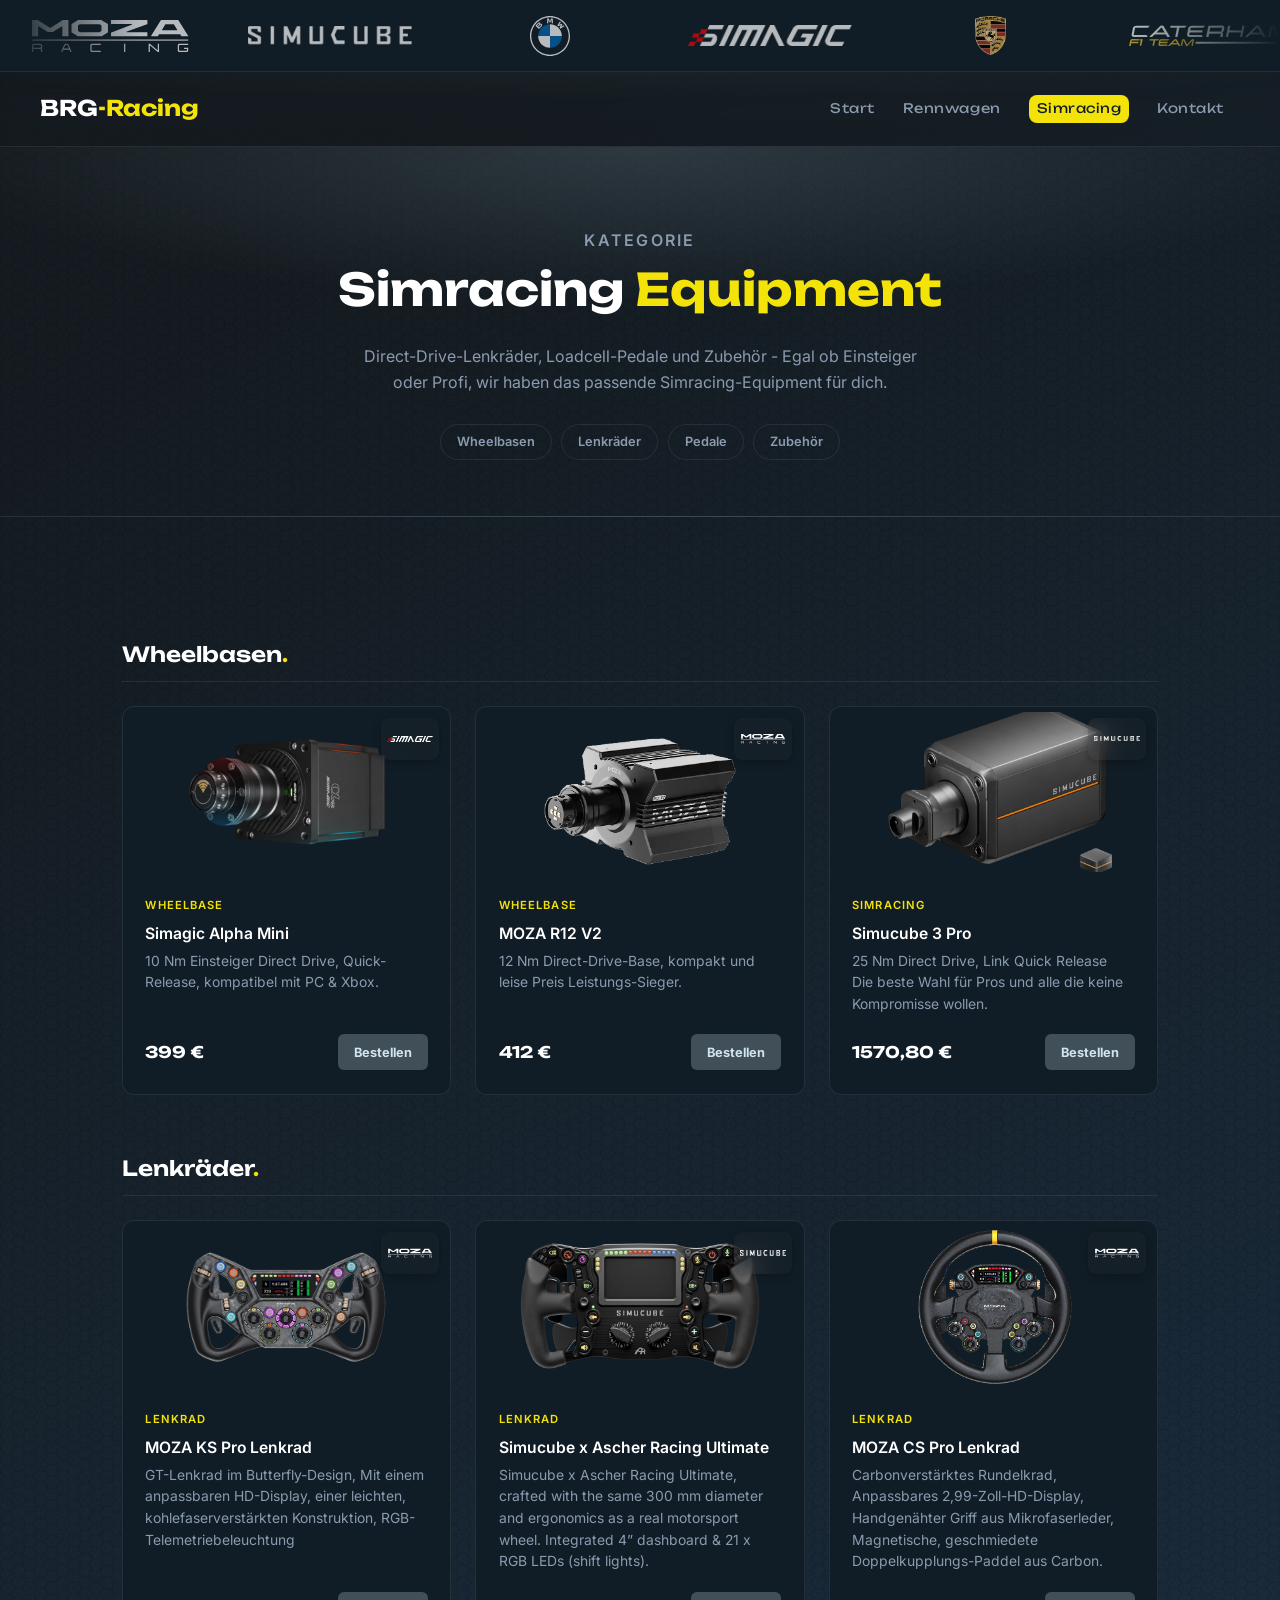
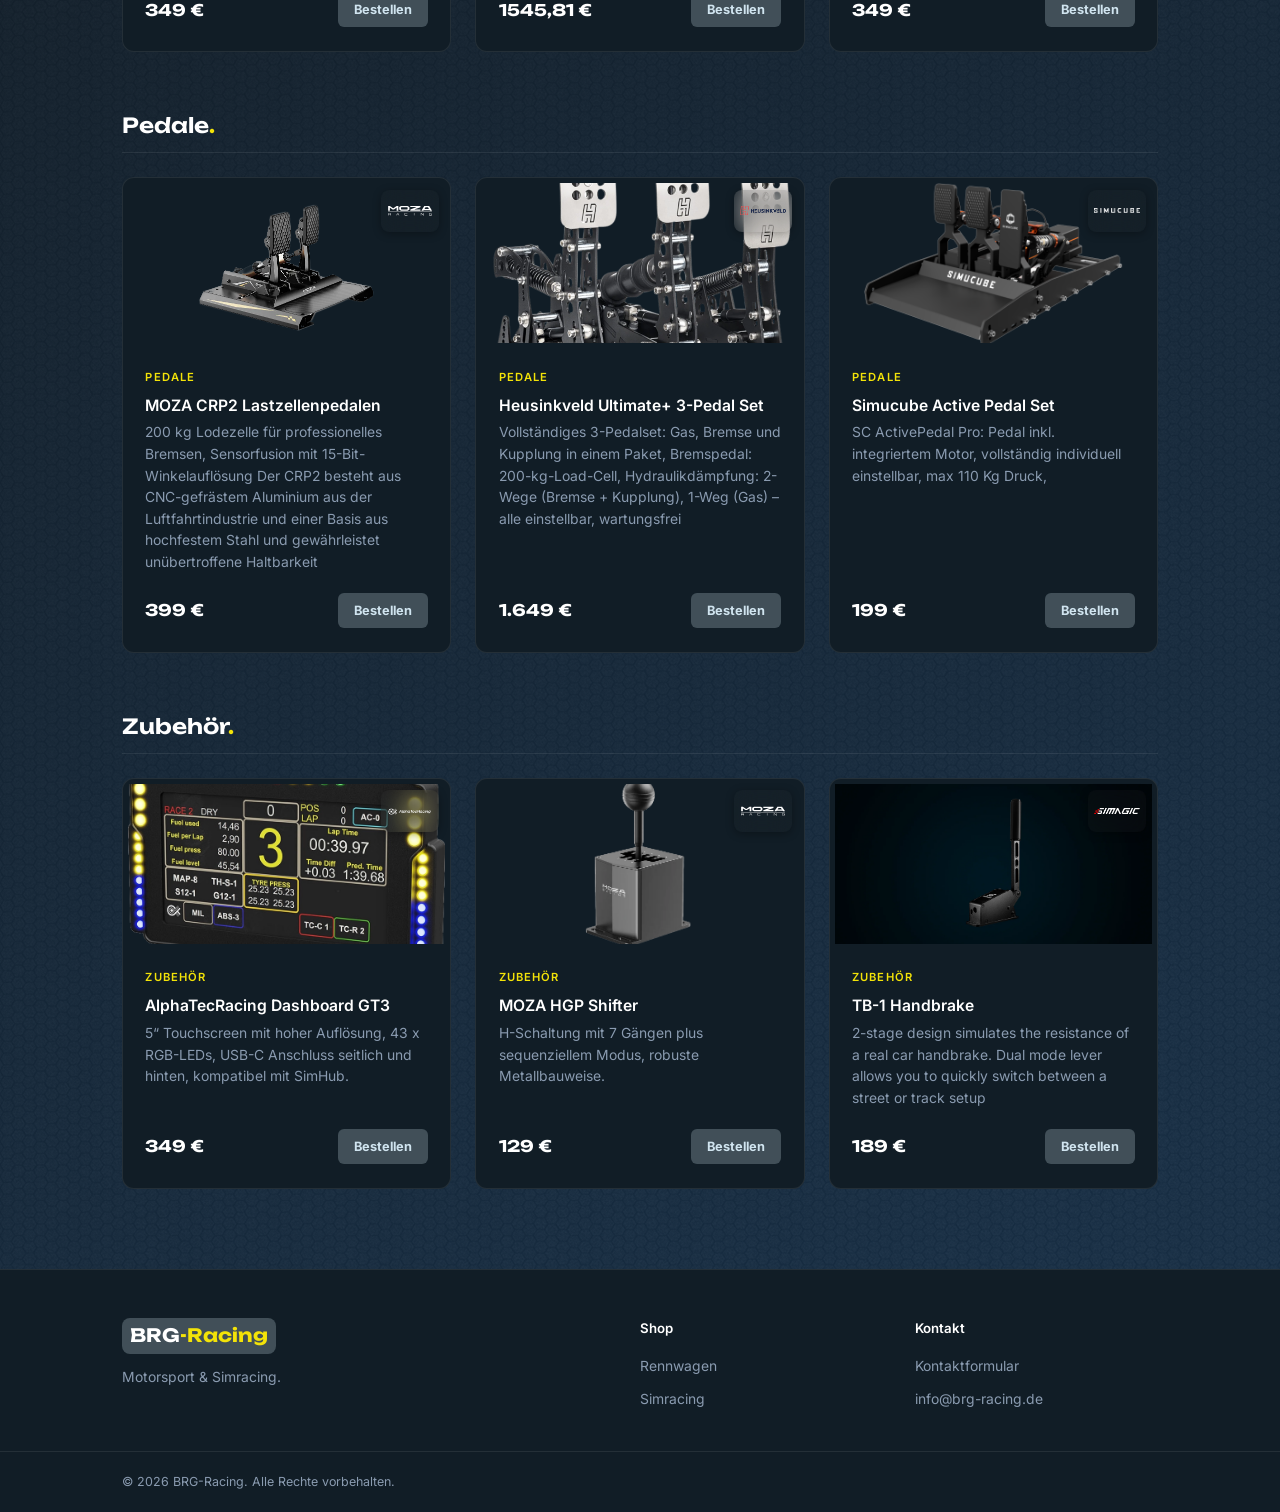
<file: eirikb/html/simracing.html>
<!doctype html>
<!-- Kategorieseite Simracing: Produkte in den Unterkategorien
     Wheelbasen, Lenkräder, Pedale und Zubehör; Bestellung per mailto-Link -->
<html lang="de">

<head>
  <meta charset="UTF-8" />
  <meta name="viewport" content="width=device-width, initial-scale=1.0" />
  <title>BRG-Racing | Simracing</title>
  <link rel="stylesheet" href="../styles/style-main.css" />
  <link rel="stylesheet" href="../styles/style-simracing.css" />
  <!-- Google Fonts: Inter (Text) & Unbounded (Überschriften) -->
  <link rel="preconnect" href="https://fonts.googleapis.com" />
  <link rel="preconnect" href="https://fonts.gstatic.com" crossorigin />
  <link
    href="https://fonts.googleapis.com/css2?family=Inter:ital,opsz,wght@0,14..32,100..900;1,14..32,100..900&family=Unbounded:wght@200..900&display=swap"
    rel="stylesheet" />
</head>

<body>
  <!-- ===== MARKEN-LAUFBAND: scrollt endlos per CSS-Animation (kein JavaScript).
       Rein dekorativ, daher für Screenreader ausgeblendet (aria-hidden). -->
  <div class="marken-band" aria-hidden="true">
    <div class="marken-spur">
      <!-- Logo-Satz 1 (14 Marken) -->
      <div class="marken-slide"><img src="../assets/Simracing/MOZA_Racing_White.svg" alt="" /></div>
      <div class="marken-slide"><img src="../assets/Simracing/Simucube-logo-1.png" alt="" /></div>
      <div class="marken-slide"><img src="../assets/racecars/BMW_White.svg" alt="" /></div>
      <div class="marken-slide"><img src="../assets/Simracing/Simmagic_Red_White_logo.avif" alt="" /></div>
      <div class="marken-slide"><img src="../assets/racecars/Porsche_Symbol_2.webp" alt="" /></div>
      <div class="marken-slide"><img src="../assets/racecars/Caterham_Logo.svg" alt="" /></div>
      <div class="marken-slide"><img src="../assets/racecars/duqueine-logo-28.svg" alt="" /></div>
      <div class="marken-slide"><img src="../assets/Simracing/Heusinkveld_White.webp" alt="" /></div>
      <div class="marken-slide"><img src="../assets/racecars/Renault_White.svg" alt="" /></div>
      <div class="marken-slide"><img src="../assets/Simracing/Ascher_Racing_White.png" alt="" /></div>
      <div class="marken-slide"><img src="../assets/Simracing/ATR_Logo.avif" alt="" /></div>
      <div class="marken-slide"><img src="../assets/racecars/TonyKart_Wordmark.svg" alt="" /></div>
      <div class="marken-slide"><img src="../assets/Simracing/Fanatec_Logo_White.png" alt="" /></div>
      <div class="marken-slide"><img src="../assets/racecars/Ligier_Automotive_White.svg" alt="" /></div>
      <!-- Logo-Satz 2: identische Kopie für die nahtlose Endlosschleife -->
      <div class="marken-slide"><img src="../assets/Simracing/MOZA_Racing_White.svg" alt="" /></div>
      <div class="marken-slide"><img src="../assets/Simracing/Simucube-logo-1.png" alt="" /></div>
      <div class="marken-slide"><img src="../assets/racecars/BMW_White.svg" alt="" /></div>
      <div class="marken-slide"><img src="../assets/Simracing/Simmagic_Red_White_logo.avif" alt="" /></div>
      <div class="marken-slide"><img src="../assets/racecars/Porsche_Symbol_2.webp" alt="" /></div>
      <div class="marken-slide"><img src="../assets/racecars/Caterham_Logo.svg" alt="" /></div>
      <div class="marken-slide"><img src="../assets/racecars/duqueine-logo-28.svg" alt="" /></div>
      <div class="marken-slide"><img src="../assets/Simracing/Heusinkveld_White.webp" alt="" /></div>
      <div class="marken-slide"><img src="../assets/racecars/Renault_White.svg" alt="" /></div>
      <div class="marken-slide"><img src="../assets/Simracing/Ascher_Racing_White.png" alt="" /></div>
      <div class="marken-slide"><img src="../assets/Simracing/ATR_Logo.avif" alt="" /></div>
      <div class="marken-slide"><img src="../assets/racecars/TonyKart_Wordmark.svg" alt="" /></div>
      <div class="marken-slide"><img src="../assets/Simracing/Fanatec_Logo_White.png" alt="" /></div>
      <div class="marken-slide"><img src="../assets/racecars/Ligier_Automotive_White.svg" alt="" /></div>
    </div>
  </div>

  <!-- ===== HEADER ===== -->
  <header>
    <a href="../index.html" class="logo">BRG<span>-Racing</span></a>

    <!-- Checkbox steuert das mobile Menü -->
    <input type="checkbox" id="nav-toggle" class="nav-toggle" />
    <label for="nav-toggle" class="hamburger" aria-label="Menü öffnen">
      <span></span>
      <span></span>
      <span></span>
    </label>

    <nav>
      <a href="../index.html">Start</a>
      <a href="racecars.html">Rennwagen</a>
      <a href="simracing.html" class="aktiv">Simracing</a>
      <a href="kontakt.html">Kontakt</a>
    </nav>
  </header>

  <!-- ===== HAUPTINHALT ===== -->
  <main>
    <!-- Kopfbereich der Kategorie -->
    <section class="seiten-kopf">
      <div class="wrapper">
        <p class="hero-label">Kategorie</p>
        <h1>Simracing <span>Equipment</span></h1>
        <p>
          Direct-Drive-Lenkräder, Loadcell-Pedale und Zubehör - Egal ob
          Einsteiger oder Profi, wir haben das passende Simracing-Equipment
          für dich.
        </p>

        <!-- Unterkategorien als Sprungmarken -->
        <nav class="sub-nav">
          <a href="#wheelbase">Wheelbasen</a>
          <a href="#lenkrad">Lenkräder</a>
          <a href="#pedale">Pedale</a>
          <a href="#zubehoer">Zubehör</a>
        </nav>
      </div>
    </section>

    <!-- Produktliste, nach Unterkategorien gegliedert -->
    <section class="produkt-liste">
      <div class="wrapper">
        <!-- ===== Unterkategorie: Wheelbase ===== -->
        <div class="unterkategorie" id="wheelbase">
          <h2 class="kat-titel">Wheelbasen<span>.</span></h2>
          <div class="produkt-grid">
            <article class="produkt-karte">
              <div class="produkt-bild">
                <img src="../assets/Simracing/Alpha-mini.png" alt="Simagic Alpha Mini Wheelbase" class="produkt-img" />
                <div class="produkt-marke">
                  <img src="../assets/Simracing/Simmagic_Red_White_logo.avif" alt="Simagic" />
                </div>
              </div>
              <div class="produkt-info">
                <span class="tag">Wheelbase</span>
                <h3>Simagic Alpha Mini</h3>
                <p>
                  10 Nm Einsteiger Direct Drive, Quick-Release, kompatibel mit
                  PC &amp; Xbox.
                </p>
                <div class="produkt-fuss">
                  <strong class="preis">399 €</strong>
                  <a href="mailto:info@brg-racing.de?subject=Bestellung:%20Simagic%20Alpha%20Mini&body=Guten%20Tag,%0D%0A%0D%0Aich%20m%C3%B6chte%20folgendes%20Produkt%20bestellen:%0D%0A-%20Simagic%20Alpha%20Mini%20(399%20%E2%82%AC)%0D%0A%0D%0AName:%0D%0AAdresse:%0D%0ATelefon:%0D%0A"
                    class="btn btn-sm">Bestellen</a>
                </div>
              </div>
            </article>

            <article class="produkt-karte">
              <div class="produkt-bild">
                <img src="../assets/Simracing/R12.png" alt="MOZA R12 V2 Wheelbase" class="produkt-img" />
                <div class="produkt-marke">
                  <img src="../assets/Simracing/MOZA_Racing_White.svg" alt="MOZA" />
                </div>
              </div>
              <div class="produkt-info">
                <span class="tag">Wheelbase</span>
                <h3>MOZA R12 V2</h3>
                <p>
                  12 Nm Direct-Drive-Base, kompakt und leise Preis
                  Leistungs-Sieger.
                </p>
                <div class="produkt-fuss">
                  <strong class="preis">412 €</strong>
                  <a href="mailto:info@brg-racing.de?subject=Bestellung:%20MOZA%20R12%20V2&body=Guten%20Tag,%0D%0A%0D%0Aich%20m%C3%B6chte%20folgendes%20Produkt%20bestellen:%0D%0A-%20MOZA%20R12%20V2%20(412%20%E2%82%AC)%0D%0A%0D%0AName:%0D%0AAdresse:%0D%0ATelefon:%0D%0A"
                    class="btn btn-sm">Bestellen</a>
                </div>
              </div>
            </article>

            <article class="produkt-karte">
              <div class="produkt-bild">
                <img src="../assets/Simracing/SC3PRO-LINK-1.webp" alt="Simucube 3 Pro Wheelbase" class="produkt-img" />
                <div class="produkt-marke">
                  <img src="../assets/Simracing/Simucube-logo-1.png" alt="Simucube" />
                </div>
              </div>
              <div class="produkt-info">
                <span class="tag">Simracing</span>
                <h3>Simucube 3 Pro</h3>
                <p>
                  25 Nm Direct Drive, Link Quick Release <br />
                  Die beste Wahl für Pros und alle die keine Kompromisse
                  wollen.
                </p>
                <div class="produkt-fuss">
                  <strong class="preis">1570,80 €</strong>
                  <a href="mailto:info@brg-racing.de?subject=Bestellung:%20Simucube%203%20Pro&body=Guten%20Tag,%0D%0A%0D%0Aich%20m%C3%B6chte%20folgendes%20Produkt%20bestellen:%0D%0A-%20Simucube%203%20Pro%20(1570,80%20%E2%82%AC)%0D%0A%0D%0AName:%0D%0AAdresse:%0D%0ATelefon:%0D%0A"
                    class="btn btn-sm">Bestellen</a>
                </div>
              </div>
            </article>
          </div>
        </div>

        <!-- ===== Unterkategorie: Lenkrad ===== -->
        <div class="unterkategorie" id="lenkrad">
          <h2 class="kat-titel">Lenkräder<span>.</span></h2>
          <div class="produkt-grid">
            <article class="produkt-karte">
              <div class="produkt-bild">
                <img src="../assets/Simracing/moza-ks-pro-gt-wheel-main.png" alt="MOZA KS Pro Lenkrad" class="produkt-img" />
                <div class="produkt-marke">
                  <img src="../assets/Simracing/MOZA_Racing_White.svg" alt="MOZA" />
                </div>
              </div>
              <div class="produkt-info">
                <span class="tag">Lenkrad</span>
                <h3>MOZA KS Pro Lenkrad</h3>
                <p>
                  GT-Lenkrad im Butterfly-Design, Mit einem anpassbaren
                  HD-Display, einer leichten, kohlefaserverstärkten
                  Konstruktion, RGB-Telemetriebeleuchtung
                </p>
                <div class="produkt-fuss">
                  <strong class="preis">349 €</strong>
                  <a href="mailto:info@brg-racing.de?subject=Bestellung:%20MOZA%20KS%20Pro%20Lenkrad&body=Guten%20Tag,%0D%0A%0D%0Aich%20m%C3%B6chte%20folgendes%20Produkt%20bestellen:%0D%0A-%20MOZA%20KS%20Pro%20Lenkrad%20(349%20%E2%82%AC)%0D%0A%0D%0AName:%0D%0AAdresse:%0D%0ATelefon:%0D%0A"
                    class="btn btn-sm">Bestellen</a>
                </div>
              </div>
            </article>

            <article class="produkt-karte">
              <div class="produkt-bild">
                <img src="../assets/Simracing/ASCHER-1.webp" alt="Simucube x Ascher Racing Ultimate Lenkrad" class="produkt-img" />
                <div class="produkt-marke">
                  <img src="../assets/Simracing/Simucube-logo-1.png" alt="Simucube" />
                </div>
              </div>
              <div class="produkt-info">
                <span class="tag">Lenkrad</span>
                <h3>Simucube x Ascher Racing Ultimate</h3>
                <p>
                  Simucube x Ascher Racing Ultimate, crafted with the same 300
                  mm diameter and ergonomics as a real motorsport wheel.
                  Integrated 4” dashboard & 21 x RGB LEDs (shift lights).
                </p>
                <div class="produkt-fuss">
                  <strong class="preis">1545,81 €</strong>
                  <a href="mailto:info@brg-racing.de?subject=Bestellung:%20Simucube%20x%20Ascher%20Racing%20Ultimate&body=Guten%20Tag,%0D%0A%0D%0Aich%20m%C3%B6chte%20folgendes%20Produkt%20bestellen:%0D%0A-%20Simucube%20x%20Ascher%20Racing%20Ultimate%20(1545,81%20%E2%82%AC)%0D%0A%0D%0AName:%0D%0AAdresse:%0D%0ATelefon:%0D%0A"
                    class="btn btn-sm">Bestellen</a>
                </div>
              </div>
            </article>

            <article class="produkt-karte">
              <div class="produkt-bild">
                <img src="../assets/Simracing/moza-cs-pro-steering-wheel.png" alt="MOZA CS Pro Lenkrad" class="produkt-img" />
                <div class="produkt-marke">
                  <img src="../assets/Simracing/MOZA_Racing_White.svg" alt="MOZA" />
                </div>
              </div>
              <div class="produkt-info">
                <span class="tag">Lenkrad</span>
                <h3>MOZA CS Pro Lenkrad</h3>
                <p>
                  Carbonverstärktes Rundelkrad, Anpassbares 2,99-Zoll-HD-Display,
                  Handgenähter Griff aus Mikrofaserleder, Magnetische, geschmiedete Doppelkupplungs-Paddel aus Carbon.
                </p>
                <div class="produkt-fuss">
                  <strong class="preis">349 €</strong>
                  <a href="mailto:info@brg-racing.de?subject=Bestellung:%20MOZA%20CS%20Pro%20Lenkrad&body=Guten%20Tag,%0D%0A%0D%0Aich%20m%C3%B6chte%20folgendes%20Produkt%20bestellen:%0D%0A-%20MOZA%20CS%20Pro%20Lenkrad%20(349%20%E2%82%AC)%0D%0A%0D%0AName:%0D%0AAdresse:%0D%0ATelefon:%0D%0A"
                    class="btn btn-sm">Bestellen</a>
                </div>
              </div>
            </article>
          </div>
        </div>

        <!-- ===== Unterkategorie: Pedale ===== -->
        <div class="unterkategorie" id="pedale">
          <h2 class="kat-titel">Pedale<span>.</span></h2>
          <div class="produkt-grid">
            <article class="produkt-karte">
              <div class="produkt-bild">
                <img src="../assets/Simracing/MOZA_CRP2_Load_Cell_Pedals.png" alt="MOZA CRP2 Pedale" class="produkt-img" />
                <div class="produkt-marke">
                  <img src="../assets/Simracing/MOZA_Racing_White.svg" alt="MOZA" />
                </div>
              </div>
              <div class="produkt-info">
                <span class="tag">Pedale</span>
                <h3>MOZA CRP2 Lastzellenpedalen</h3>
                <p>
                  200 kg Lodezelle für professionelles Bremsen, Sensorfusion mit 15-Bit-Winkelauflösung
                  Der CRP2 besteht aus CNC-gefrästem Aluminium aus der Luftfahrtindustrie und einer Basis aus hochfestem
                  Stahl und gewährleistet unübertroffene Haltbarkeit
                </p>
                <div class="produkt-fuss">
                  <strong class="preis">399 €</strong>
                  <a href="mailto:info@brg-racing.de?subject=Bestellung:%20MOZA%20CRP2%20Lastzellenpedalen&body=Guten%20Tag,%0D%0A%0D%0Aich%20m%C3%B6chte%20folgendes%20Produkt%20bestellen:%0D%0A-%20MOZA%20CRP2%20Lastzellenpedalen%20(399%20%E2%82%AC)%0D%0A%0D%0AName:%0D%0AAdresse:%0D%0ATelefon:%0D%0A"
                    class="btn btn-sm">Bestellen</a>
                </div>
              </div>
            </article>

            <article class="produkt-karte">
              <div class="produkt-bild">
                <img src="../assets/Simracing/heu3ps.webp" alt="Heusinkveld Ultimate+ Pedalset" class="produkt-img" />
                <div class="produkt-marke">
                  <img src="../assets/Simracing/Heusinkveld.webp" alt="Heusinkveld" />
                </div>
              </div>
              <div class="produkt-info">
                <span class="tag">Pedale</span>
                <h3>Heusinkveld Ultimate+ 3-Pedal Set</h3>
                <p>
                  Vollständiges 3-Pedalset: Gas, Bremse und Kupplung in einem Paket,
                  Bremspedal: 200-kg-Load-Cell,
                  Hydraulikdämpfung: 2-Wege (Bremse + Kupplung), 1-Weg (Gas) – alle einstellbar, wartungsfrei
                </p>
                <div class="produkt-fuss">
                  <strong class="preis">1.649 €</strong>
                  <a href="mailto:info@brg-racing.de?subject=Bestellung:%20Heusinkveld%20Ultimate%2B%203-Pedal%20Set&body=Guten%20Tag,%0D%0A%0D%0Aich%20m%C3%B6chte%20folgendes%20Produkt%20bestellen:%0D%0A-%20Heusinkveld%20Ultimate%2B%203-Pedal%20Set%20(1.649%20%E2%82%AC)%0D%0A%0D%0AName:%0D%0AAdresse:%0D%0ATelefon:%0D%0A"
                    class="btn btn-sm">Bestellen</a>
                </div>
              </div>
            </article>

            <article class="produkt-karte">
              <div class="produkt-bild">
                <img src="../assets/Simracing/simucube_ap_bundle_2.png" alt="Simucube Active Pedal Set" class="produkt-img" />
                <div class="produkt-marke">
                  <img src="../assets/Simracing/Simucube-logo-1.png" alt="Simucube" />
                </div>
              </div>
              <div class="produkt-info">
                <span class="tag">Pedale</span>
                <h3>Simucube Active Pedal Set</h3>
                <p>
                  SC ActivePedal Pro: Pedal inkl. integriertem Motor,
                  vollständig individuell einstellbar, max 110 Kg Druck,
                </p>
                <div class="produkt-fuss">
                  <strong class="preis">199 €</strong>
                  <a href="mailto:info@brg-racing.de?subject=Bestellung:%20Simucube%20Active%20Pedal%20Set&body=Guten%20Tag,%0D%0A%0D%0Aich%20m%C3%B6chte%20folgendes%20Produkt%20bestellen:%0D%0A-%20Simucube%20Active%20Pedal%20Set%20(199%20%E2%82%AC)%0D%0A%0D%0AName:%0D%0AAdresse:%0D%0ATelefon:%0D%0A"
                    class="btn btn-sm">Bestellen</a>
                </div>
              </div>
            </article>
          </div>
        </div>

        <!-- ===== Unterkategorie: Zubehör ===== -->
        <div class="unterkategorie" id="zubehoer">
          <h2 class="kat-titel">Zubehör<span>.</span></h2>
          <div class="produkt-grid">
            <article class="produkt-karte">
              <div class="produkt-bild">
                <img src="../assets/Simracing/alphatecracing-dashboard-gt3.webp" alt="AlphaTecRacing Dashboard GT3" class="produkt-img" />
                <div class="produkt-marke">
                  <img src="../assets/Simracing/ATR_Logo.avif" alt="AlphaTec Racing" />
                </div>
              </div>
              <div class="produkt-info">
                <span class="tag">Zubehör</span>
                <h3>AlphaTecRacing Dashboard GT3</h3>
                <p>
                  5“ Touchscreen mit hoher Auflösung, 43 x RGB-LEDs,
                  USB-C Anschluss seitlich und hinten, kompatibel mit SimHub.
                </p>
                <div class="produkt-fuss">
                  <strong class="preis">349 €</strong>
                  <a href="mailto:info@brg-racing.de?subject=Bestellung:%20AlphaTecRacing%20Dashboard%20GT3&body=Guten%20Tag,%0D%0A%0D%0Aich%20m%C3%B6chte%20folgendes%20Produkt%20bestellen:%0D%0A-%20AlphaTecRacing%20Dashboard%20GT3%20(349%20%E2%82%AC)%0D%0A%0D%0AName:%0D%0AAdresse:%0D%0ATelefon:%0D%0A"
                    class="btn btn-sm">Bestellen</a>
                </div>
              </div>
            </article>

            <article class="produkt-karte">
              <div class="produkt-bild">
                <img src="../assets/Simracing/MOZA-HGP-Shifter.png" alt="MOZA HGP Shifter" class="produkt-img" />
                <div class="produkt-marke">
                  <img src="../assets/Simracing/MOZA_Racing_White.svg" alt="MOZA" />
                </div>
              </div>
              <div class="produkt-info">
                <span class="tag">Zubehör</span>
                <h3>MOZA HGP Shifter</h3>
                <p>
                  H-Schaltung mit 7 Gängen plus sequenziellem Modus, robuste
                  Metallbauweise.
                </p>
                <div class="produkt-fuss">
                  <strong class="preis">129 €</strong>
                  <a href="mailto:info@brg-racing.de?subject=Bestellung:%20MOZA%20HGP%20Shifter&body=Guten%20Tag,%0D%0A%0D%0Aich%20m%C3%B6chte%20folgendes%20Produkt%20bestellen:%0D%0A-%20MOZA%20HGP%20Shifter%20(129%20%E2%82%AC)%0D%0A%0D%0AName:%0D%0AAdresse:%0D%0ATelefon:%0D%0A"
                    class="btn btn-sm">Bestellen</a>
                </div>
              </div>
            </article>

            <article class="produkt-karte">
              <div class="produkt-bild">
                <img src="../assets/Simracing/TB1webp.webp" alt="TB-1 Handbremse" class="produkt-img" />
                <div class="produkt-marke">
                  <img src="../assets/Simracing/Simmagic_Red_White_logo.avif" alt="Simagic" />
                </div>
              </div>
              <div class="produkt-info">
                <span class="tag">Zubehör</span>
                <h3>TB-1 Handbrake</h3>
                <p>
                  2-stage design simulates
                  the resistance of a real car handbrake.
                  Dual mode lever allows you to quickly
                  switch between a street or track setup
                </p>
                <div class="produkt-fuss">
                  <strong class="preis">189 €</strong>
                  <a href="mailto:info@brg-racing.de?subject=Bestellung:%20TB-1%20Handbrake&body=Guten%20Tag,%0D%0A%0D%0Aich%20m%C3%B6chte%20folgendes%20Produkt%20bestellen:%0D%0A-%20TB-1%20Handbrake%20(189%20%E2%82%AC)%0D%0A%0D%0AName:%0D%0AAdresse:%0D%0ATelefon:%0D%0A"
                    class="btn btn-sm">Bestellen</a>
                </div>
              </div>
            </article>
          </div>
        </div>
      </div>
    </section>
  </main>

  <!-- ===== FOOTER ===== -->
  <footer>
    <!-- Footer-Grid: Info | Shop-Links | Kontakt-Links -->
    <div class="footer-grid wrapper">
      <div class="footer-brand">
        <p class="logo-text">BRG<span>-Racing</span></p>
        <p class="footer-desc">Motorsport &amp; Simracing.</p>
      </div>

      <nav class="footer-nav">
        <strong>Shop</strong>
        <a href="racecars.html">Rennwagen</a>
        <a href="simracing.html">Simracing</a>
      </nav>

      <nav class="footer-nav">
        <strong>Kontakt</strong>
        <a href="kontakt.html">Kontaktformular</a>
        <a href="mailto:info@brg-racing.de">info@brg-racing.de</a>
      </nav>
    </div>

    <div class="footer-bottom">
      <div class="wrapper">
        <p>&copy; 2026 BRG-Racing. Alle Rechte vorbehalten.</p>
      </div>
    </div>
  </footer>
</body>

</html>
</file>
<file: eirikb/styles/style-main.css>
/* BRG-Racing — zentrales Stylesheet für alle Seiten.
   Seitenaufbau, Header, Produktkarten und Footer nutzen CSS Grid. */

/* ===== VARIABLEN ===== */
:root {
  --primaer: #4e5d67c8;
  --akzent: #f3e308;
  --bg: #111d26;
  --karte: #111d26;
  --text: #d0e4ef;
  --hell: #8a9bb0;
  --rand: rgba(255, 255, 255, 0.08);
  --max-w: 1100px;
}

/* ===== RESET ===== */
*,
*::before,
*::after {
  box-sizing: border-box;
  margin: 0;
  padding: 0;
}

/* ===== SEITEN-GRID: Laufband | Header | Main | Footer ===== */
body {
  font-family: "Inter", Arial, sans-serif;
  background:
    linear-gradient(
      148deg,
      rgba(11, 20, 27, 0.7) 10%,
      rgba(6, 61, 115, 0.4) 90%
    ),
    url("../assets/img/dark-honeycomb.png");
  color: var(--text);
  line-height: 1.65;
  display: grid;
  grid-template-rows: auto auto 1fr auto;
  min-height: 100vh;
}

a {
  color: var(--text);
  text-decoration: none;
}

/* Zentrierender Container mit horizontalem Innenabstand */
.wrapper {
  max-width: var(--max-w);
  margin: 0 auto;
  padding: 0 2rem;
}

/* ===== MARKEN-LAUFBAND (über der Navigation) ===== */
/* Endlosschleife rein per CSS-Animation — kein JavaScript.
   Der Logo-Satz (10 Marken) liegt doppelt in der Spur; verschoben
   wird genau um die Breite eines Satzes (10 × 220px), dann springt
   die Animation unsichtbar auf den Anfang zurück. */
@keyframes marken-scroll {
  0% {
    transform: translateX(0);
  }
  100% {
    transform: translateX(calc(-220px * 14));
  }
}

.marken-band {
  background-color: var(--bg);
  border-bottom: 1px solid var(--rand);
  height: 72px;
  overflow: hidden;
  /* Anker für die weichen Kanten links/rechts */
  position: relative;
}

/* Weiche Kanten: Logos tauchen links sanft auf und laufen rechts aus */
.marken-band::before,
.marken-band::after {
  content: "";
  position: absolute;
  top: 0;
  width: 140px;
  height: 100%;
  z-index: 2;
  background: linear-gradient(to right, var(--bg) 0%, transparent 100%);
}

.marken-band::before {
  left: 0;
}

.marken-band::after {
  right: 0;
  transform: rotateZ(180deg);
}

/* Grid-Spur: alle Logos in einer Reihe mit fester Spaltenbreite */
.marken-spur {
  display: grid;
  grid-auto-flow: column;
  grid-auto-columns: 220px;
  height: 100%;
  /* 84s für 14 Marken = gleiches Tempo (6 s pro Marke) */
  animation: marken-scroll 84s linear infinite;
}

/* Beim Überfahren mit der Maus pausiert das Laufband */
.marken-band:hover .marken-spur {
  animation-play-state: paused;
}

.marken-slide {
  display: grid;
  place-items: center;
  padding: 0 1.75rem;
}

/* Logos skalieren einheitlich, egal welches Dateiformat */
.marken-slide img {
  max-width: 100%;
  max-height: 40px;
  object-fit: contain;
  opacity: 0.7;
  transition: opacity 0.2s;
}

.marken-slide img:hover {
  opacity: 1;
}

/* Barrierefreiheit: Systemeinstellung "weniger Bewegung" respektieren */
@media (prefers-reduced-motion: reduce) {
  .marken-spur {
    animation: none;
  }
}

/* ===== HEADER ===== */
header {
  font-family: "Unbounded", cursive;
  /* Header-Grid: Logo | Leerraum | Navigation */
  display: grid;
  grid-template-columns: auto 1fr auto;
  align-items: center;
  gap: 1.5rem;
  padding: 1rem 2rem;
  border-bottom: 1px solid var(--rand);
  /* Klebt oben beim Scrollen */
  position: sticky;
  top: 0;
  z-index: 100;
  background-color: rgba(17, 29, 38, 0.591);
  backdrop-filter: blur(12px);
  background: radial-gradient(
    ellipse 80% 60% at 50% 0%,
    rgba(76, 92, 101, 0.1) 0%,
    transparent 70%
  );
}

.logo {
  font-size: 1.35rem;
  font-weight: 700;
  color: #fff;
  padding: 3px 8px;
  border-radius: 8px;
  /* Holografischer Shimmer-Effekt */
  position: relative;
  overflow: hidden;
  transition:
    transform 0.5s ease,
    box-shadow 0.5s ease;
}

/* Schimmernder Lichtstrahl */
.logo::before {
  content: "";
  position: absolute;
  top: -50%;
  left: -50%;
  width: 200%;
  height: 200%;
  background: linear-gradient(
    0deg,
    transparent,
    transparent 30%,
    rgba(200, 255, 0, 0.3)
  );
  transform: rotate(-45deg);
  transition: all 0.5s ease;
  opacity: 0;
}

.logo:hover {
  transform: scale(1.05);
  box-shadow: 0 0 20px rgba(200, 255, 0, 0.3);
  color: #fff;
}

.logo:hover::before {
  opacity: 1;
  transform: rotate(-45deg) translateY(100%);
}

.logo span {
  color: var(--akzent);
}

header nav {
  display: flex;
  align-items: center;
  gap: 1.75rem;
  justify-self: end;
}

header nav a {
  font-size: 0.82rem;
  color: var(--hell);
  font-weight: 400;
  letter-spacing: 0.04em;
  transition: all 0.15s;
}

header nav a:hover {
  color: var(--bg);
  padding: 3px 8px;
  border-radius: 8px;
  background-color: var(--akzent);
  transform: scale(1.05);
}

/* Aktiver Navigations-Link (aktuelle Seite) */
header nav a.aktiv {
  color: var(--bg);
  padding: 3px 8px;
  border-radius: 8px;
  background-color: var(--akzent);
}
/* Hamburger-Button (nur mobil sichtbar) */
.hamburger {
  display: none;
  flex-direction: column;
  gap: 5px;
  cursor: pointer;
  padding: 4px;
  margin-left: auto;
}

.hamburger span {
  display: block;
  width: 22px;
  height: 2px;
  background-color: #fff;
  border-radius: 2px;
  transition:
    transform 0.2s,
    opacity 0.2s;
}

/* Checkbox ist unsichtbar, steuert das Menü via CSS */
.nav-toggle {
  display: none;
}

.nav-toggle:checked ~ .hamburger span:nth-child(1) {
  transform: translateY(7px) rotate(45deg);
}
.nav-toggle:checked ~ .hamburger span:nth-child(2) {
  opacity: 0;
}
.nav-toggle:checked ~ .hamburger span:nth-child(3) {
  transform: translateY(-7px) rotate(-45deg);
}

/* ===== BUTTONS ===== */
.btn {
  display: inline-block;
  padding: 0.65rem 1.4rem;
  background-color: var(--primaer);
  color: var(--text);
  font-weight: 700;
  font-size: 0.88rem;
  border-radius: 6px;
  transition: all 0.25s;
}

.btn:hover {
  opacity: 0.82;
  color: var(--bg);
  transform: scale(1.05);
  background-color: var(--akzent);
}

.btn-sm {
  padding: 0.45rem 1rem;
  font-size: 0.8rem;
}

/* ===== HERO-BEREICH ===== */
.hero {
  padding: 7rem 0 6rem;
  text-align: center;
  /* Subtiler radialer Verlauf als Hintergrund */
  background: radial-gradient(
    ellipse 80% 60% at 50% 0%,
    rgba(76, 92, 101, 0.45) 0%,
    transparent 70%
  );
}

.hero-label {
  font-size: 0.75rem;
  font-weight: 600;
  letter-spacing: 0.14em;
  text-transform: uppercase;
  color: var(--akzent);
  margin-bottom: 1.25rem;
}

.hero h1 {
  font-family: "Unbounded", cursive;
  /* Schriftgröße passt sich der Bildschirmbreite an */
  font-size: clamp(1.9rem, 5vw, 3.4rem);
  font-weight: 700;
  line-height: 1.18;
  color: #fff;
  margin-bottom: 1.25rem;
}

.hero h1 span {
  color: var(--akzent);
}

.hero-text {
  max-width: 580px;
  margin: 0 auto 2.5rem;
  color: var(--hell);
  font-size: 1.05rem;
  line-height: 1.7;
}

.hero-ctas {
  display: flex;
  gap: 0.85rem;
  justify-content: center;
  flex-wrap: wrap;
}

/* ===== KATEGORIEN ===== */
.kategorien {
  padding: 5rem 0;
  border-top: 1px solid var(--rand);
}

.kategorien h2,
.highlights h2 {
  font-family: "Unbounded", cursive;
  font-size: 1.45rem;
  font-weight: 600;
  color: #fff;
  margin-bottom: 2rem;
  padding: 0.5rem 1rem;
  background-color: var(--karte);
  backdrop-filter: blur(12px);
  border: 1px solid var(--rand);
  border-radius: 12px;
  background: radial-gradient(
    ellipse 80% 60% at 50% 0%,
    rgba(76, 92, 101, 0.1) 0%,
    transparent 70%
  );
}

/* Kategorie-Grid: 2 gleichbreite Spalten */
.kat-grid {
  display: grid;
  grid-template-columns: 1fr 1fr;
  gap: 1.5rem;
}

.kat-karte {
  display: block;
  background-color: var(--karte);
  border: 1px solid var(--rand);
  border-radius: 12px;
  overflow: hidden;
  color: var(--text);
  transition:
    border-color 0.2s,
    transform 0.2s;
}

.kat-karte:hover {
  border-color: var(--akzent);
  transform: translateY(-4px);
  color: var(--text);
}

/* Bildfläche der Kategorie-Karten; Farbverlauf dient als Fallback */
.kat-bild {
  height: 190px;
}

.kat-img {
  width: 100%;
  height: 100%;
  object-fit: cover;
  display: block;
}

.kat-bild.rennwagen {
  background: linear-gradient(135deg, #7a0000 0%, #2a1010 100%);
}

.kat-bild.simracing {
  background: linear-gradient(135deg, #0d3460 0%, #0d1428 100%);
}

.kat-info {
  padding: 1.5rem;
}

.kat-info h3 {
  font-family: "Unbounded", cursive;
  font-size: 1.1rem;
  font-weight: 600;
  color: #fff;
  margin-bottom: 0.4rem;
}

.kat-info p {
  color: var(--hell);
  font-size: 0.9rem;
  margin-bottom: 1rem;
}

.pfeil {
  color: var(--akzent);
  font-size: 0.85rem;
  font-weight: 600;
}

/* ===== PRODUKT-HIGHLIGHTS ===== */
.highlights {
  padding: 5rem 0;
  border-top: 1px solid var(--rand);
}

/* Produkt-Grid: 3 Spalten, bricht bei Platzmangel automatisch um */
.produkt-grid {
  display: grid;
  grid-template-columns: repeat(auto-fit, minmax(280px, 1fr));
  gap: 1.5rem;
}

.produkt-karte {
  background-color: var(--karte);
  border: 1px solid var(--rand);
  border-radius: 12px;
  overflow: hidden;
  transition: all 0.3s;
  /* Karten-Grid: Bild oben, Info füllt die restliche Höhe */
  display: grid;
  grid-template-rows: auto 1fr;
}

.produkt-karte:hover {
  border-color: var(--akzent);
  transform: translateY(-4px);
  border-width: 2px;
}

.produkt-bild {
  padding: 5px;
  height: 170px;
  /* Anker für das Hersteller-Logo (oben rechts) */
  position: relative;
}

.produkt-img {
  width: 100%;
  height: 100%;
  object-fit: cover;
  display: block;
}

/* Farbige Platzhalterflächen für Produktkarten ohne Foto (racecars.html) */
.produkt-bild.rot { background: linear-gradient(135deg, #7a0000 0%, #2a1010 100%); }
.produkt-bild.blau { background: linear-gradient(135deg, #0d3460 0%, #0d1428 100%); }
.produkt-bild.gruen { background: linear-gradient(135deg, #0f4d32 0%, #101f16 100%); }
.produkt-bild.gelb { background: linear-gradient(135deg, #8a7400 0%, #2a2410 100%); }
.produkt-bild.orange { background: linear-gradient(135deg, #8a4200 0%, #2a1810 100%); }
.produkt-bild.grau { background: linear-gradient(135deg, #4a5560 0%, #1a2026 100%); }

/* Einheitlicher Platz für das Hersteller-Logo auf jeder Produktkarte */
.produkt-marke {
  position: absolute;
  top: 0.7rem;
  right: 0.7rem;
  width: 58px;
  height: 42px;
  display: flex;
  align-items: center;
  justify-content: center;
  padding: 4px 6px;
  background-color: #41414117;
  backdrop-filter: blur(12px);
  border-radius: 8px;
  box-shadow: 0 2px 8px rgba(0, 0, 0, 0.3);
  /* Standard: Logo ist immer sichtbar */
  opacity: 1;
  transition: opacity 0.2s;
}

/* Beim Hover über die Karte wird das Logo ausgeblendet */
.produkt-karte:hover .produkt-marke {
  opacity: 0;
}

/* Logo skaliert sauber in den Rahmen, egal welches Format */
.produkt-marke img {
  max-width: 100%;
  max-height: 100%;
  object-fit: contain;
  display: block;
}

.produkt-info {
  padding: 1.2rem 1.4rem 1.5rem;
  /* Spaltenlayout, damit der Bestell-Fuß immer unten sitzt */
  display: flex;
  flex-direction: column;
}

.produkt-info:hover {
  padding: 1.1rem 1.3rem 1.4rem;
}

/* Kategorie-Tag über dem Titel */
.tag {
  display: inline-block;
  font-size: 0.7rem;
  font-weight: 600;
  letter-spacing: 0.1em;
  text-transform: uppercase;
  color: var(--akzent);
  margin-bottom: 0.55rem;
}

.produkt-info h3 {
  font-size: 0.98rem;
  font-weight: 600;
  color: #fff;
  margin-bottom: 0.4rem;
  line-height: 1.35;
}

.produkt-info p {
  color: var(--hell);
  font-size: 0.87rem;
  line-height: 1.55;
  margin-bottom: 1.2rem;
}

/* Preis und Bestell-Button nebeneinander, immer am unteren Kartenrand */
.produkt-fuss {
  display: flex;
  align-items: center;
  justify-content: space-between;
  margin-top: auto;
}

.preis {
  font-family: "Unbounded", cursive;
  font-size: 1rem;
  font-weight: 700;
  color: #fff;
}

/* ===== FOOTER ===== */
footer {
  border-top: 1px solid var(--rand);
  background-color: var(--karte);
  padding-top: 3rem;
}

/* Footer-Grid: Marke (breit) | Shop-Links | Kontakt-Links */
.footer-grid {
  display: grid;
  grid-template-columns: 2fr 1fr 1fr;
  gap: 2rem;
  padding-bottom: 2.5rem;
}

.logo-text {
  font-family: "Unbounded", cursive;
  font-size: 1.15rem;
  font-weight: 700;
  color: #fff;
  background-color: var(--primaer);
  display: inline-block;
  padding: 3px 8px;
  border-radius: 8px;
  margin-bottom: 0.75rem;
}

.logo-text span {
  color: var(--akzent);
}

.footer-desc {
  color: var(--hell);
  font-size: 0.87rem;
  line-height: 1.65;
}

.footer-nav {
  display: flex;
  flex-direction: column;
  gap: 0.6rem;
}

.footer-nav strong {
  color: #fff;
  font-size: 0.83rem;
  font-weight: 600;
  margin-bottom: 0.35rem;
}

.footer-nav a {
  color: var(--hell);
  font-size: 0.87rem;
  transition: color 0.15s;
}

.footer-nav a:hover {
  color: #fff;
}

.footer-bottom {
  border-top: 1px solid var(--rand);
  padding: 1.25rem 0;
}

.footer-bottom p {
  color: var(--hell);
  font-size: 0.78rem;
}

/* ===== SEITEN-KOPF (Kopfbereich der Unterseiten) ===== */
.seiten-kopf {
  padding: 5rem 0 3.5rem;
  text-align: center;
  /* Gleicher radialer Verlauf wie im Hero der Startseite */
  background: radial-gradient(
    ellipse 80% 60% at 50% 0%,
    rgba(76, 92, 101, 0.45) 0%,
    transparent 70%
  );
  border-bottom: 1px solid var(--rand);
}

.seiten-kopf h1 {
  font-family: "Unbounded", cursive;
  font-size: clamp(1.8rem, 4.5vw, 2.8rem);
  font-weight: 700;
  color: #fff;
  margin-bottom: 1rem;
}

.seiten-kopf h1 span {
  color: var(--akzent);
}

.seiten-kopf p {
  max-width: 560px;
  margin: 0 auto;
  color: var(--hell);
  font-size: 1rem;
}

/* ===== PRODUKT-LISTE (Kategorieseiten) ===== */
.produkt-liste {
  padding: 4rem 0 5rem;
}

/* Unterkategorie-Navigation: Sprungmarken (kein JavaScript) */
.sub-nav {
  display: flex;
  flex-wrap: wrap;
  gap: 0.6rem;
  justify-content: center;
  margin-top: 1.75rem;
}

.sub-nav a {
  font-size: 0.8rem;
  font-weight: 600;
  color: var(--hell);
  padding: 0.4rem 1rem;
  border: 1px solid var(--rand);
  border-radius: 999px;
  transition: all 0.15s;
}

.sub-nav a:hover {
  color: var(--bg);
  background-color: var(--akzent);
  border-color: var(--akzent);
}

/* Ein Unterkategorie-Block innerhalb der Produktliste */
.unterkategorie {
  padding-top: 3.5rem;
  /* Abstand, damit der sticky Header die Sprungmarke nicht verdeckt */
  scroll-margin-top: 90px;
}

.kat-titel {
  font-family: "Unbounded", cursive;
  font-size: 1.3rem;
  font-weight: 600;
  color: #fff;
  margin-bottom: 1.5rem;
  padding-bottom: 0.6rem;
  border-bottom: 1px solid var(--rand);
}

.kat-titel span {
  color: var(--akzent);
}

/* ===== KONTAKT-SEITE ===== */
.kontakt {
  padding: 4rem 0 5rem;
}

/* Kontakt-Grid: Info-Spalte | Formular-Spalte */
.kontakt-grid {
  display: grid;
  grid-template-columns: 1fr 1.4fr;
  gap: 1.5rem;
  align-items: start;
}

.kontakt-info,
.kontakt-formular {
  background-color: var(--karte);
  border: 1px solid var(--rand);
  border-radius: 12px;
  padding: 2rem;
}

.kontakt-info h2,
.kontakt-formular h2 {
  font-family: "Unbounded", cursive;
  font-size: 1.15rem;
  font-weight: 600;
  color: #fff;
  margin-bottom: 1.25rem;
}

/* Einzelner Kontakt-Eintrag (z. B. Adresse, Telefon, Mail) */
.kontakt-eintrag {
  margin-bottom: 1.4rem;
}

.kontakt-eintrag strong {
  display: block;
  color: var(--akzent);
  font-size: 0.75rem;
  letter-spacing: 0.1em;
  text-transform: uppercase;
  margin-bottom: 0.3rem;
}

.kontakt-eintrag p,
.kontakt-eintrag a {
  color: var(--hell);
  font-size: 0.92rem;
}

.kontakt-eintrag a:hover {
  color: #fff;
}

/* Ergonomisches Formular: Beschriftung über dem Feld */
.formular-feld {
  display: flex;
  flex-direction: column;
  gap: 0.4rem;
  margin-bottom: 1.1rem;
}

.formular-feld label {
  font-size: 0.85rem;
  font-weight: 600;
  color: var(--text);
}

.formular-feld input,
.formular-feld select,
.formular-feld textarea {
  font-family: inherit;
  font-size: 0.92rem;
  padding: 0.7rem 0.85rem;
  background-color: var(--bg);
  border: 1px solid var(--rand);
  border-radius: 6px;
  color: var(--text);
}

.formular-feld input:focus,
.formular-feld select:focus,
.formular-feld textarea:focus {
  outline: none;
  border-color: var(--akzent);
}

.formular-feld textarea {
  resize: vertical;
  min-height: 130px;
}

/* Absende-Button — nutzt .btn, braucht aber Reset für <button> */
.kontakt-formular .btn {
  border: none;
  cursor: pointer;
  font-family: inherit;
  width: 100%;
  margin-top: 0.5rem;
}

/* ===== MOBIL (≤ 680px) ===== */
@media (max-width: 680px) {
  /* Header: Logo | Hamburger — Nav klappt darunter auf */
  header {
    grid-template-columns: auto auto;
    padding: 0.9rem 1.25rem;
  }

  .hamburger {
    display: flex;
    justify-self: end;
  }

  /* Marken-Laufband: flacher, schmalere weiche Kanten */
  .marken-band {
    height: 56px;
  }

  .marken-band::before,
  .marken-band::after {
    width: 60px;
  }

  .marken-slide img {
    max-height: 30px;
  }

  header nav {
    display: none;
    grid-column: 1 / -1;
    flex-direction: column;
    align-items: flex-start;
    gap: 0.9rem;
    padding: 1rem 0;
    border-top: 1px solid var(--rand);
    margin-top: 0.5rem;
  }

  .nav-toggle:checked ~ nav {
    display: flex;
  }

  /* Hero: weniger Abstand auf kleinen Bildschirmen */
  .hero {
    padding: 4rem 0 3.5rem;
  }

  /* Kategorien: 1 Spalte statt 2 */
  .kat-grid {
    grid-template-columns: 1fr;
  }

  /* Footer: 1 Spalte statt 3 */
  .footer-grid {
    grid-template-columns: 1fr;
    gap: 1.5rem;
  }

  /* Kontakt: 1 Spalte statt 2 */
  .kontakt-grid {
    grid-template-columns: 1fr;
  }

  /* Seiten-Kopf: weniger Abstand auf kleinen Bildschirmen */
  .seiten-kopf {
    padding: 3.5rem 0 2.5rem;
  }
}
</file>
<file: eirikb/styles/style-simracing.css>
/* Zusätzliche Stile nur für die Simracing-Seite (simracing.html).
   Aktuell leer — alle Regeln liegen in style-main.css. */
</file>
